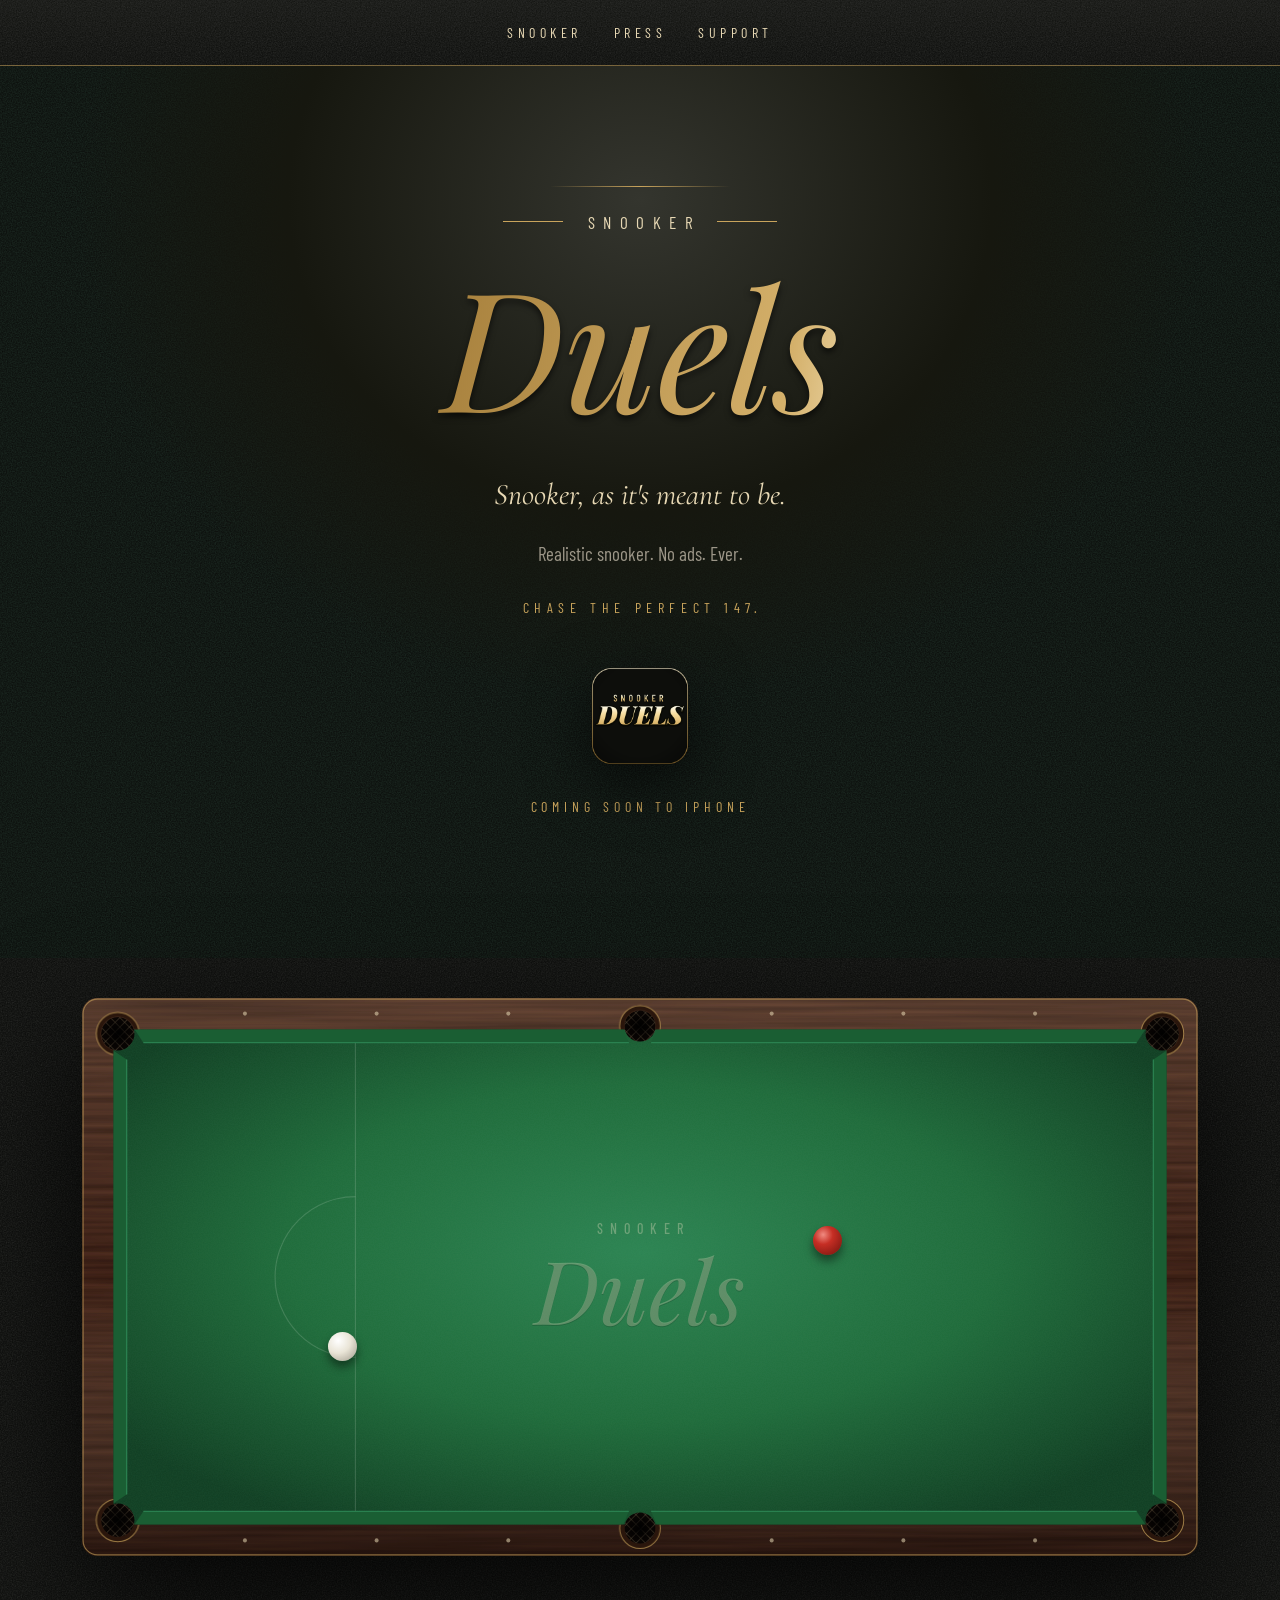
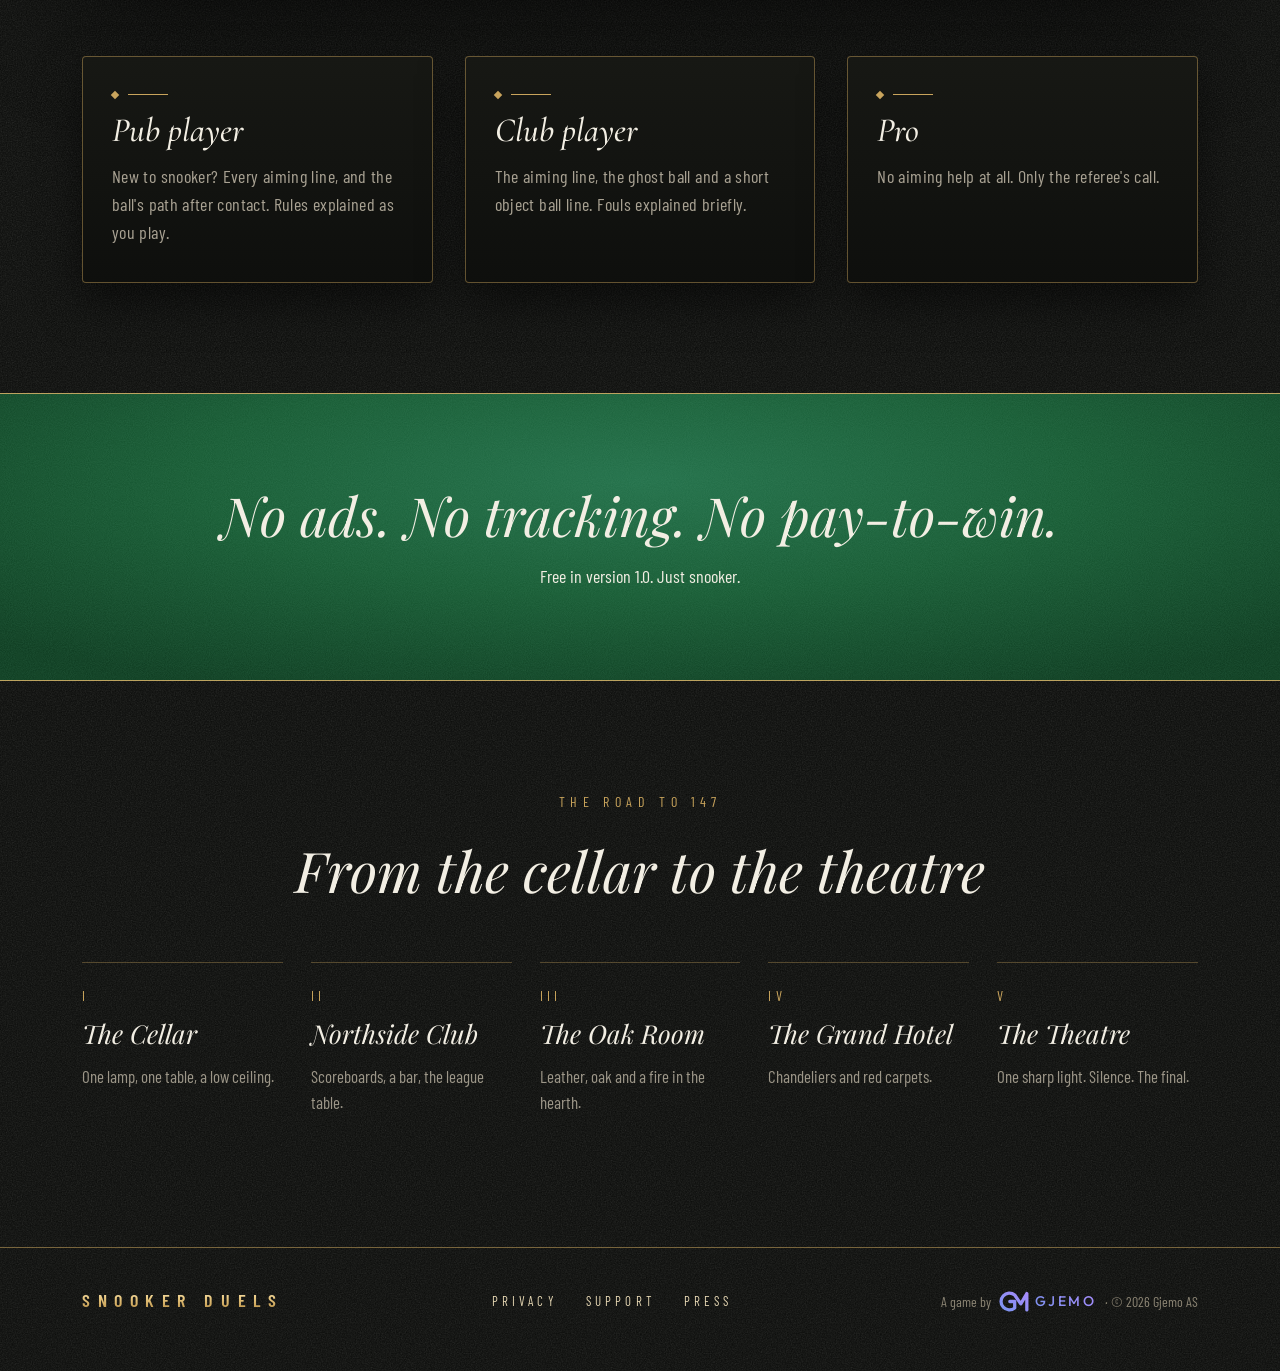
<file: index.html>
<!doctype html>
<html lang="en">
<head>
<meta charset="utf-8">
<meta name="viewport" content="width=device-width,initial-scale=1">
<title>Snooker Duels</title>
<meta name="description" content="Snooker, as it's meant to be. Full professional rules, a tactical opponent and TV-style presentation. Coming soon to iPhone. Free, no ads.">
<meta name="theme-color" content="#0A0B09">
<link rel="canonical" href="https://snookerduels.com/">
<meta property="og:type" content="website">
<meta property="og:site_name" content="Snooker Duels">
<meta property="og:title" content="Snooker Duels - coming soon to iPhone">
<meta property="og:description" content="Snooker, as it's meant to be. Full professional rules, a tactical opponent and TV-style presentation. Free, no ads.">
<meta property="og:url" content="https://snookerduels.com/">
<meta property="og:image" content="https://snookerduels.com/og-image.png">
<meta property="og:image:width" content="1200">
<meta property="og:image:height" content="630">
<meta property="og:image:alt" content="Snooker Duels. Snooker, as it's meant to be. Coming soon to iPhone.">
<meta name="twitter:card" content="summary_large_image">
<meta name="twitter:title" content="Snooker Duels - coming soon to iPhone">
<meta name="twitter:description" content="Snooker, as it's meant to be. Free, no ads.">
<meta name="twitter:image" content="https://snookerduels.com/og-image.png">
<link rel="icon" href="favicon.svg" type="image/svg+xml">
<link rel="preload" href="fonts/playfair-display-italic-400.woff2" as="font" type="font/woff2" crossorigin>
<link rel="stylesheet" href="style.css">
<style>.logo.sheen.rise{animation:sheen 7s ease-in-out infinite,rise 1.2s ease-out both}@media (prefers-reduced-motion:reduce){.logo.sheen.rise{animation:none}}</style>
</head>
<body>
<svg class="sprite" aria-hidden="true" focusable="false"><symbol id="gmark" viewBox="0 0 100 100"><defs><linearGradient id="mkg" x1="0" y1="0" x2="0" y2="1"><stop offset="0" stop-color="#FFF4D2"/><stop offset="0.4" stop-color="#E8C77F"/><stop offset="0.75" stop-color="#C29A50"/><stop offset="1" stop-color="#8A6A2E"/></linearGradient><radialGradient id="mksq" cx="50%" cy="22%" r="85%"><stop offset="0" stop-color="#2E2F29"/><stop offset="0.5" stop-color="#121310"/><stop offset="1" stop-color="#070806"/></radialGradient><linearGradient id="mkcone" x1="0" y1="0" x2="0" y2="1"><stop offset="0" stop-color="#FFF4D2" stop-opacity="0.16"/><stop offset="1" stop-color="#FFF4D2" stop-opacity="0"/></linearGradient><linearGradient id="mkbev" x1="0" y1="0" x2="0" y2="1"><stop offset="0" stop-color="#fff" stop-opacity="0.10"/><stop offset="0.5" stop-color="#fff" stop-opacity="0"/><stop offset="1" stop-color="#000" stop-opacity="0.25"/></linearGradient><clipPath id="mkcl"><rect x="3" y="3" width="94" height="94" rx="22"/></clipPath></defs><rect x="3" y="3" width="94" height="94" rx="22" fill="url(#mksq)"/><g clip-path="url(#mkcl)"><polygon points="38,3 62,3 84,97 16,97" fill="url(#mkcone)"/><rect x="3" y="3" width="94" height="94" fill="url(#mkbev)"/></g><rect x="3" y="3" width="94" height="94" rx="22" fill="none" stroke="url(#mkg)" stroke-width="2.4"/><rect x="9.5" y="9.5" width="81" height="81" rx="16.5" fill="none" stroke="#C9A45C" stroke-width="0.6" opacity="0.55"/><text x="50" y="71" text-anchor="middle" font-family="Playfair Display, Georgia, serif" font-style="italic" font-weight="700" font-size="60" fill="url(#mkg)">G</text></symbol></svg>
<div class="topbar">
<header class="topbar-in">
<nav class="nav" aria-label="Main"><a href="snooker.html">Snooker</a><a href="press.html">Press</a><a href="support.html">Support</a></nav>
</header>
</div>

<main>
<section class="hero">
<div class="hero-glow breathe"></div>
<div class="mote" style="left:38%;top:70%;animation-delay:0s" aria-hidden="true"></div><div class="mote" style="left:45%;top:80%;animation-delay:1.5s" aria-hidden="true"></div><div class="mote" style="left:52%;top:65%;animation-delay:3s" aria-hidden="true"></div><div class="mote" style="left:58%;top:78%;animation-delay:4.5s" aria-hidden="true"></div><div class="mote" style="left:48%;top:60%;animation-delay:6s" aria-hidden="true"></div><div class="mote" style="left:62%;top:72%;animation-delay:2.2s" aria-hidden="true"></div><div class="mote" style="left:41%;top:85%;animation-delay:7.1s" aria-hidden="true"></div><div class="mote" style="left:55%;top:88%;animation-delay:5.3s" aria-hidden="true"></div>
<div class="rule-fade"></div>
<div class="by"><i></i><span>SNOOKER</span><i></i></div>
<h1 class="logo sheen rise" aria-label="Snooker Duels">Duels</h1>
<p class="tag rise d3">Snooker, as it's meant to be.</p>
<p class="sub rise d5">Realistic snooker. No ads. Ever.</p>
<p class="eyebrow chase rise d5">Chase the perfect 147.</p>
<div class="coming rise d7">
<div class="appicon"><img src="logo-snooker-duels-320.png" width="104" height="104" alt="Snooker Duels logo"></div>
<div>COMING SOON TO IPHONE</div></div>
</section>

<section class="stage" aria-label="Snooker table">
<div class="table">
<svg viewBox="0 0 1000 500" role="img" aria-label="A snooker table, seen from above">
<defs>
<filter id="tw" x="0" y="0" width="100%" height="100%"><feTurbulence type="fractalNoise" baseFrequency="0.004 0.18" numOctaves="3" seed="11"></feTurbulence><feColorMatrix values="0 0 0 0 0.24  0 0 0 0 0.08  0 0 0 0 0.04  0 0 0 0.5 0"></feColorMatrix><feComposite in2="SourceGraphic" operator="in"></feComposite></filter>
<filter id="tf" x="0" y="0" width="100%" height="100%"><feTurbulence type="fractalNoise" baseFrequency="0.9" numOctaves="2" seed="3"></feTurbulence><feGaussianBlur stdDeviation="0.35"></feGaussianBlur><feColorMatrix values="0 0 0 0 0.12  0 0 0 0 0.36  0 0 0 0 0.21  0 0 0 0.10 0"></feColorMatrix><feComposite in2="SourceGraphic" operator="in"></feComposite></filter>
<radialGradient id="tl" cx="50%" cy="45%" r="62%"><stop offset="0" stop-color="#2C8452"></stop><stop offset="0.55" stop-color="#1F6B3A"></stop><stop offset="1" stop-color="#103E22"></stop></radialGradient>
<linearGradient id="rs" x1="0" y1="0" x2="0" y2="1"><stop offset="0" stop-color="#FFE7C2" stop-opacity="0.14"></stop><stop offset="0.5" stop-color="#FFE7C2" stop-opacity="0"></stop><stop offset="1" stop-color="#000" stop-opacity="0.35"></stop></linearGradient>
<radialGradient id="ph" cx="50%" cy="50%" r="50%"><stop offset="0" stop-color="#000"></stop><stop offset="0.75" stop-color="#050302"></stop><stop offset="1" stop-color="#1A0E08"></stop></radialGradient>
<radialGradient id="lea" cx="40%" cy="35%" r="70%"><stop offset="0" stop-color="#4A2A1A"></stop><stop offset="1" stop-color="#1A0B06"></stop></radialGradient>
<pattern id="net" width="6" height="6" patternUnits="userSpaceOnUse" patternTransform="rotate(45)"><rect width="6" height="6" fill="#0B0604"></rect><path d="M0 0 H6 M0 0 V6" stroke="#8A7558" stroke-width="0.9" opacity="0.75"></path></pattern>
<radialGradient id="deep" cx="50%" cy="50%" r="50%"><stop offset="0" stop-color="#000" stop-opacity="0.95"></stop><stop offset="0.55" stop-color="#000" stop-opacity="0.55"></stop><stop offset="1" stop-color="#000" stop-opacity="0.1"></stop></radialGradient>
<mask id="railonly"><rect width="1000" height="500" fill="#fff"></rect><rect x="28" y="28" width="944" height="444" fill="#000"></rect></mask><mask id="railm"><rect width="1000" height="500" fill="#fff"></rect><rect x="28" y="28" width="944" height="444" fill="#000"></rect><circle cx="32" cy="32" r="15" fill="#000"></circle><circle cx="968" cy="32" r="15" fill="#000"></circle><circle cx="32" cy="468" r="15" fill="#000"></circle><circle cx="968" cy="468" r="15" fill="#000"></circle><circle cx="500.0" cy="25" r="14" fill="#000"></circle><circle cx="500.0" cy="475" r="14" fill="#000"></circle></mask></defs>
<rect x="28" y="28" width="944" height="444" fill="url(#tl)"></rect>
<rect x="28" y="28" width="944" height="444" fill="#1F6B3A" filter="url(#tf)"></rect>
<line x1="245" y1="40" x2="245" y2="460" stroke="#E9F2E4" stroke-opacity="0.16" stroke-width="1"></line>
<path d="M 245 178.0 A 72 72 0 0 0 245 322.0" fill="none" stroke="#E9F2E4" stroke-opacity="0.16" stroke-width="1"></path>
<circle cx="32" cy="32" r="15" fill="url(#net)"></circle><circle cx="32" cy="32" r="15" fill="url(#deep)"></circle><circle cx="968" cy="32" r="15" fill="url(#net)"></circle><circle cx="968" cy="32" r="15" fill="url(#deep)"></circle><circle cx="32" cy="468" r="15" fill="url(#net)"></circle><circle cx="32" cy="468" r="15" fill="url(#deep)"></circle><circle cx="968" cy="468" r="15" fill="url(#net)"></circle><circle cx="968" cy="468" r="15" fill="url(#deep)"></circle><circle cx="500.0" cy="25" r="14" fill="url(#net)"></circle><circle cx="500.0" cy="25" r="14" fill="url(#deep)"></circle><circle cx="500.0" cy="475" r="14" fill="url(#net)"></circle><circle cx="500.0" cy="475" r="14" fill="url(#deep)"></circle><polygon points="47.0,28.0 485.0,28.0 490.0,40.0 55.0,40.0" fill="#1A5E33"></polygon><polygon points="515.0,28.0 953.0,28.0 945.0,40.0 510.0,40.0" fill="#1A5E33"></polygon><polygon points="47.0,472.0 485.0,472.0 490.0,460.0 55.0,460.0" fill="#1A5E33"></polygon><polygon points="515.0,472.0 953.0,472.0 945.0,460.0 510.0,460.0" fill="#1A5E33"></polygon><polygon points="28.0,47.0 28.0,453.0 40.0,445.0 40.0,55.0" fill="#1A5E33"></polygon><polygon points="972.0,47.0 972.0,453.0 960.0,445.0 960.0,55.0" fill="#1A5E33"></polygon><g stroke="#2E8A57" stroke-width="1.2" opacity="0.8"><line x1="55" y1="40" x2="490.0" y2="40"></line><line x1="510.0" y1="40" x2="945" y2="40"></line><line x1="55" y1="460" x2="490.0" y2="460"></line><line x1="510.0" y1="460" x2="945" y2="460"></line><line x1="40" y1="55" x2="40" y2="445"></line><line x1="960" y1="55" x2="960" y2="445"></line></g><g mask="url(#railm)">
<rect x="0" y="0" width="1000" height="500" rx="14" fill="#24100A"></rect>
<rect x="0" y="0" width="1000" height="500" rx="14" fill="#24100A" filter="url(#tw)"></rect>
<rect x="0" y="0" width="1000" height="500" rx="14" fill="url(#rs)"></rect>
</g>
<g mask="url(#railonly)"><circle cx="32" cy="32" r="17" fill="none" stroke="#2A160C" stroke-width="4"></circle><circle cx="32" cy="32" r="19.2" fill="none" stroke="#C9A45C" stroke-width="0.9" opacity="0.7"></circle><circle cx="968" cy="32" r="17" fill="none" stroke="#2A160C" stroke-width="4"></circle><circle cx="968" cy="32" r="19.2" fill="none" stroke="#C9A45C" stroke-width="0.9" opacity="0.7"></circle><circle cx="32" cy="468" r="17" fill="none" stroke="#2A160C" stroke-width="4"></circle><circle cx="32" cy="468" r="19.2" fill="none" stroke="#C9A45C" stroke-width="0.9" opacity="0.7"></circle><circle cx="968" cy="468" r="17" fill="none" stroke="#2A160C" stroke-width="4"></circle><circle cx="968" cy="468" r="19.2" fill="none" stroke="#C9A45C" stroke-width="0.9" opacity="0.7"></circle><circle cx="500.0" cy="25" r="16" fill="none" stroke="#2A160C" stroke-width="4"></circle><circle cx="500.0" cy="25" r="18.2" fill="none" stroke="#C9A45C" stroke-width="0.9" opacity="0.7"></circle><circle cx="500.0" cy="475" r="16" fill="none" stroke="#2A160C" stroke-width="4"></circle><circle cx="500.0" cy="475" r="18.2" fill="none" stroke="#C9A45C" stroke-width="0.9" opacity="0.7"></circle></g>
<rect x="1" y="1" width="998" height="498" rx="13" fill="none" stroke="#C9A45C" stroke-width="1" opacity="0.6"></rect>
<circle cx="146.0" cy="14" r="1.8" fill="#E7D8B4" opacity="0.55"></circle><circle cx="146.0" cy="486" r="1.8" fill="#E7D8B4" opacity="0.55"></circle><circle cx="264.0" cy="14" r="1.8" fill="#E7D8B4" opacity="0.55"></circle><circle cx="264.0" cy="486" r="1.8" fill="#E7D8B4" opacity="0.55"></circle><circle cx="382.0" cy="14" r="1.8" fill="#E7D8B4" opacity="0.55"></circle><circle cx="382.0" cy="486" r="1.8" fill="#E7D8B4" opacity="0.55"></circle><circle cx="618.0" cy="14" r="1.8" fill="#E7D8B4" opacity="0.55"></circle><circle cx="618.0" cy="486" r="1.8" fill="#E7D8B4" opacity="0.55"></circle><circle cx="736.0" cy="14" r="1.8" fill="#E7D8B4" opacity="0.55"></circle><circle cx="736.0" cy="486" r="1.8" fill="#E7D8B4" opacity="0.55"></circle><circle cx="854.0" cy="14" r="1.8" fill="#E7D8B4" opacity="0.55"></circle><circle cx="854.0" cy="486" r="1.8" fill="#E7D8B4" opacity="0.55"></circle></svg>
<div class="table-label" aria-hidden="true"><div class="t2">SNOOKER</div><div class="t1">Duels</div></div>
<div class="redball" aria-hidden="true"></div><div class="cueball" aria-hidden="true"></div>
</div>
</section>

<section class="cards" aria-label="Help levels">
<div class="card"><div class="pip"><i></i><b></b></div><h2>Pub player</h2><p>New to snooker? Every aiming line, and the ball's path after contact. Rules explained as you play.</p></div>
<div class="card"><div class="pip"><i></i><b></b></div><h2>Club player</h2><p>The aiming line, the ghost ball and a short object ball line. Fouls explained briefly.</p></div>
<div class="card"><div class="pip"><i></i><b></b></div><h2>Pro</h2><p>No aiming help at all. Only the referee's call.</p></div>
</section>

<section class="felt">
<svg aria-hidden="true" focusable="false"><filter id="fw"><feTurbulence type="fractalNoise" baseFrequency="0.95" numOctaves="2" stitchTiles="stitch"></feTurbulence><feColorMatrix values="0 0 0 0 0.10  0 0 0 0 0.36  0 0 0 0 0.20  0 0 0 0.45 0"></feColorMatrix></filter><rect width="100%" height="100%" filter="url(#fw)"></rect></svg>
<p class="big">No ads. No tracking. No pay-to-win.</p>
<p class="small">Free in version 1.0. Just snooker.</p>
</section>

<section class="rooms">
<div class="rooms-head">
<p class="eyebrow">THE ROAD TO 147</p>
<h2>From the cellar to the theatre</h2>
</div>
<ol class="room-list">
<li><span class="n">I</span><span class="name">The Cellar</span><span class="desc">One lamp, one table, a low ceiling.</span></li>
<li><span class="n">II</span><span class="name">Northside Club</span><span class="desc">Scoreboards, a bar, the league table.</span></li>
<li><span class="n">III</span><span class="name">The Oak Room</span><span class="desc">Leather, oak and a fire in the hearth.</span></li>
<li><span class="n">IV</span><span class="name">The Grand Hotel</span><span class="desc">Chandeliers and red carpets.</span></li>
<li><span class="n">V</span><span class="name">The Theatre</span><span class="desc">One sharp light. Silence. The final.</span></li>
</ol>
</section>
</main>

<div class="botbar">
<footer class="botbar-in">
<a class="brand" href="./" aria-label="Snooker Duels"><span>SNOOKER DUELS</span></a>
<nav class="nav" aria-label="Footer"><a href="privacy.html">Privacy</a><a href="support.html">Support</a><a href="press.html">Press</a></nav>
<small class="madeby">A game by <a href="https://gjemo.no" aria-label="Gjemo"><svg width="30" height="21" viewBox="26 30 256 180" aria-hidden="true"><defs><linearGradient id="gjgl" x1="0" y1="1" x2="1" y2="0"><stop offset="0" stop-color="#7B93F0"/><stop offset="1" stop-color="#A78BFA"/></linearGradient></defs><path fill="none" stroke="url(#gjgl)" stroke-width="28" stroke-linecap="round" stroke-linejoin="round" d="M160 120 L118 120 M160 120 L160 176 A72 72 0 1 1 160 64 L212 140 L264 52 L264 192"/></svg><span>GJEMO</span></a> · &copy; 2026 Gjemo AS</small>
</footer>
</div>
</body>
</html>
</file>
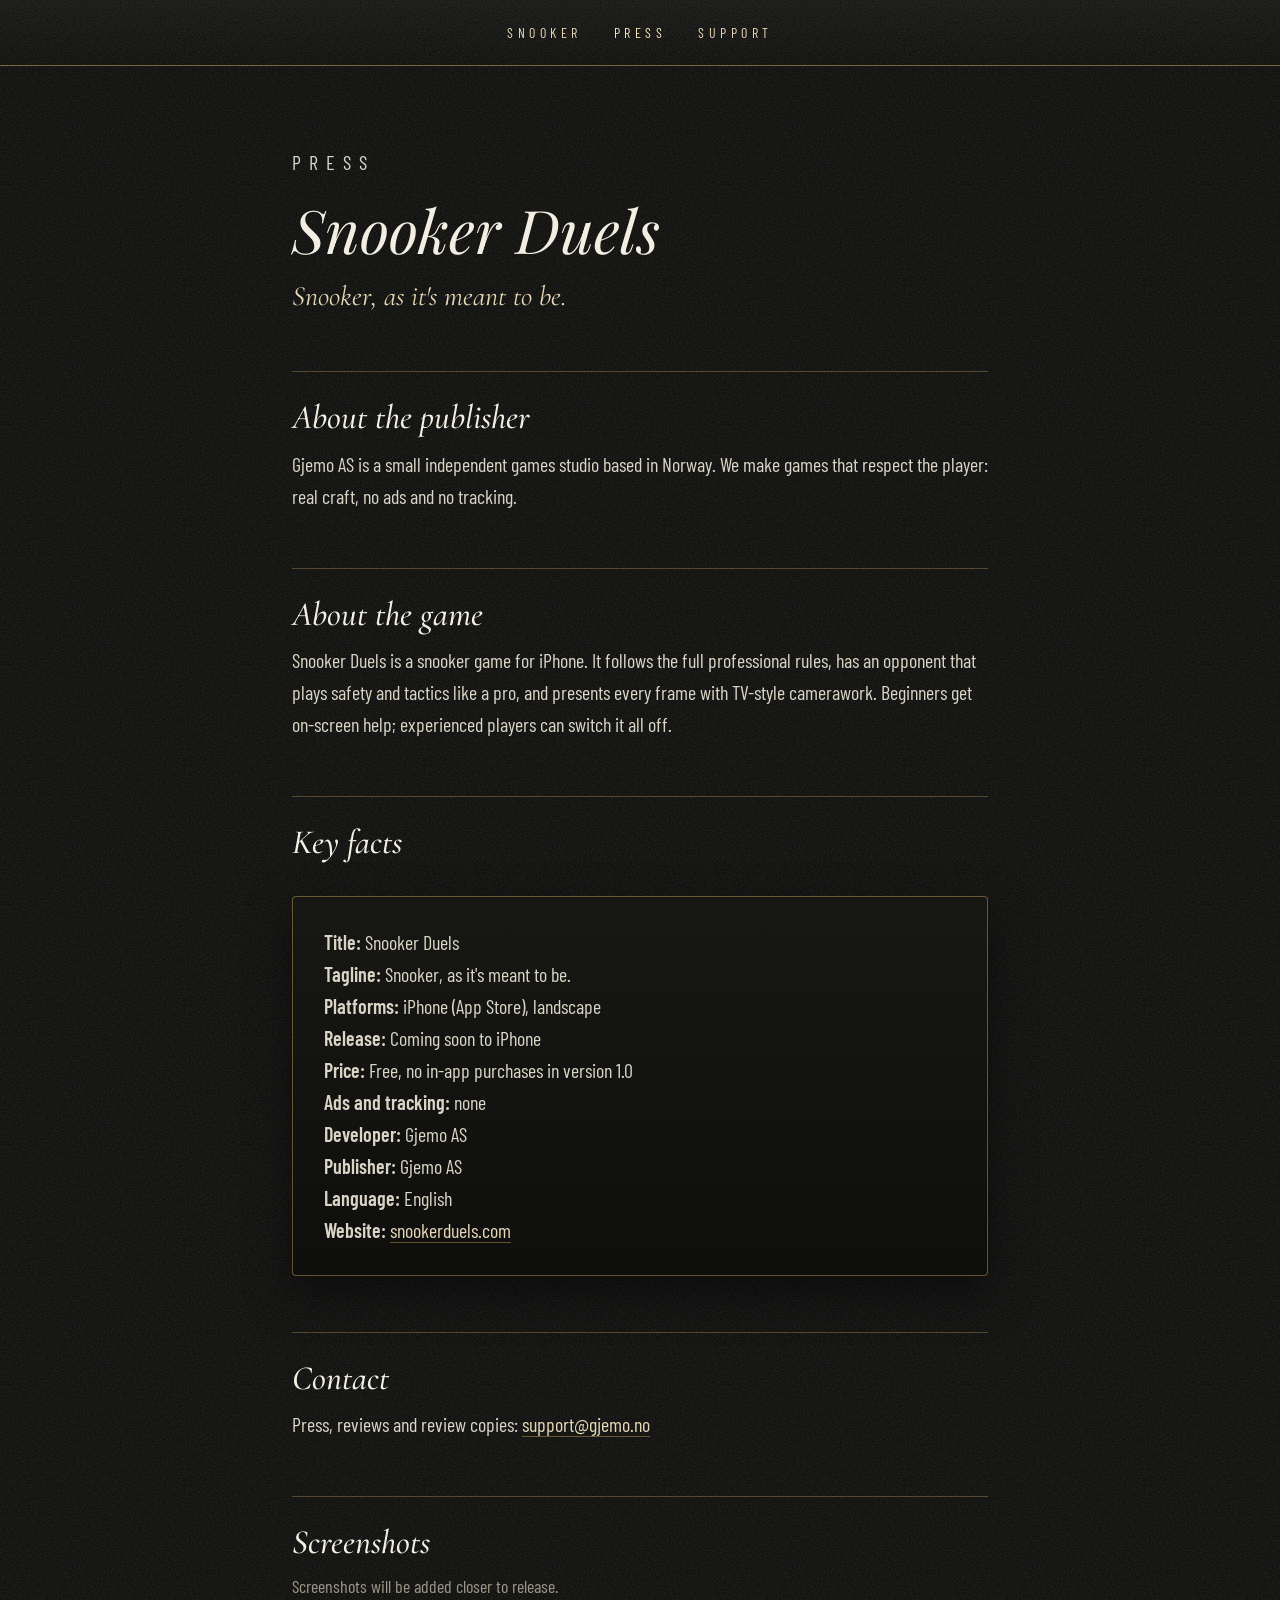
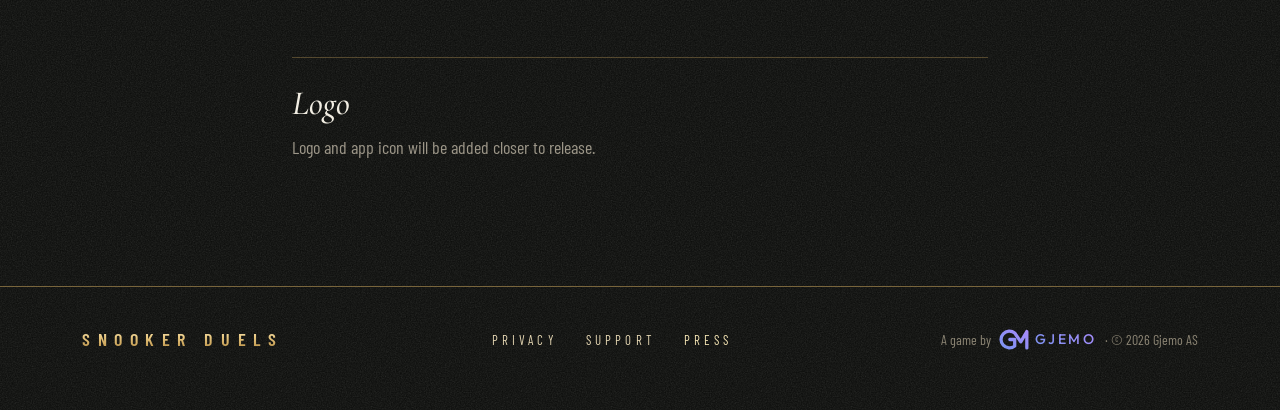
<file: press.html>
<!doctype html>
<html lang="en">
<head>
<meta charset="utf-8">
<meta name="viewport" content="width=device-width,initial-scale=1">
<title>Press - Snooker Duels</title>
<meta name="description" content="Press information for Snooker Duels: key facts, contact, screenshots and logo.">
<meta name="theme-color" content="#0A0B09">
<link rel="canonical" href="https://snookerduels.com/press.html">
<meta property="og:type" content="website">
<meta property="og:site_name" content="Snooker Duels">
<meta property="og:title" content="Press - Snooker Duels">
<meta property="og:description" content="Key facts, contact, screenshots and logo for Snooker Duels.">
<meta property="og:url" content="https://snookerduels.com/press.html">
<meta property="og:image" content="https://snookerduels.com/og-image.png">
<meta property="og:image:width" content="1200">
<meta property="og:image:height" content="630">
<meta property="og:image:alt" content="Snooker Duels. Snooker, as it's meant to be. Coming soon to iPhone.">
<meta name="twitter:card" content="summary_large_image">
<link rel="icon" href="favicon.svg" type="image/svg+xml">
<link rel="stylesheet" href="style.css">
</head>
<body>
<svg class="sprite" aria-hidden="true" focusable="false"><symbol id="gmark" viewBox="0 0 100 100"><defs><linearGradient id="mkg" x1="0" y1="0" x2="0" y2="1"><stop offset="0" stop-color="#FFF4D2"/><stop offset="0.4" stop-color="#E8C77F"/><stop offset="0.75" stop-color="#C29A50"/><stop offset="1" stop-color="#8A6A2E"/></linearGradient><radialGradient id="mksq" cx="50%" cy="22%" r="85%"><stop offset="0" stop-color="#2E2F29"/><stop offset="0.5" stop-color="#121310"/><stop offset="1" stop-color="#070806"/></radialGradient><linearGradient id="mkcone" x1="0" y1="0" x2="0" y2="1"><stop offset="0" stop-color="#FFF4D2" stop-opacity="0.16"/><stop offset="1" stop-color="#FFF4D2" stop-opacity="0"/></linearGradient><linearGradient id="mkbev" x1="0" y1="0" x2="0" y2="1"><stop offset="0" stop-color="#fff" stop-opacity="0.10"/><stop offset="0.5" stop-color="#fff" stop-opacity="0"/><stop offset="1" stop-color="#000" stop-opacity="0.25"/></linearGradient><clipPath id="mkcl"><rect x="3" y="3" width="94" height="94" rx="22"/></clipPath></defs><rect x="3" y="3" width="94" height="94" rx="22" fill="url(#mksq)"/><g clip-path="url(#mkcl)"><polygon points="38,3 62,3 84,97 16,97" fill="url(#mkcone)"/><rect x="3" y="3" width="94" height="94" fill="url(#mkbev)"/></g><rect x="3" y="3" width="94" height="94" rx="22" fill="none" stroke="url(#mkg)" stroke-width="2.4"/><rect x="9.5" y="9.5" width="81" height="81" rx="16.5" fill="none" stroke="#C9A45C" stroke-width="0.6" opacity="0.55"/><text x="50" y="71" text-anchor="middle" font-family="Playfair Display, Georgia, serif" font-style="italic" font-weight="700" font-size="60" fill="url(#mkg)">G</text></symbol></svg>
<div class="topbar">
<header class="topbar-in">
<nav class="nav" aria-label="Main"><a href="snooker.html">Snooker</a><a href="press.html" aria-current="page">Press</a><a href="support.html">Support</a></nav>
</header>
</div>
<main>
<div class="page">
<p class="eyebrow">Press</p>
<h1>Snooker Duels</h1>
<p class="lead">Snooker, as it's meant to be.</p>

<h2>About the publisher</h2>
<p>Gjemo AS is a small independent games studio based in Norway. We make games that respect the player: real craft, no ads and no tracking.</p>

<h2>About the game</h2>
<p>Snooker Duels is a snooker game for iPhone. It follows the full professional rules, has an opponent that plays safety and tactics like a pro, and presents every frame with TV-style camerawork. Beginners get on-screen help; experienced players can switch it all off.</p>

<h2>Key facts</h2>
<div class="panel">
<p><strong>Title:</strong> Snooker Duels<br>
<strong>Tagline:</strong> Snooker, as it's meant to be.<br>
<strong>Platforms:</strong> iPhone (App Store), landscape<br>
<strong>Release:</strong> Coming soon to iPhone<br>
<strong>Price:</strong> Free, no in-app purchases in version 1.0<br>
<strong>Ads and tracking:</strong> none<br>
<strong>Developer:</strong> Gjemo AS<br>
<strong>Publisher:</strong> Gjemo AS<br>
<strong>Language:</strong> English<br>
<strong>Website:</strong> <a href="./">snookerduels.com</a></p>
</div>

<h2>Contact</h2>
<p>Press, reviews and review copies: <a href="mailto:support@gjemo.no">support@gjemo.no</a></p>

<h2>Screenshots</h2>
<p class="muted">Screenshots will be added closer to release.</p>

<h2>Logo</h2>
<p class="muted">Logo and app icon will be added closer to release.</p>
</div>
</main>
<div class="botbar">
<footer class="botbar-in">
<a class="brand" href="./" aria-label="Snooker Duels"><span>SNOOKER DUELS</span></a>
<nav class="nav" aria-label="Footer"><a href="privacy.html">Privacy</a><a href="support.html">Support</a><a href="press.html" aria-current="page">Press</a></nav>
<small class="madeby">A game by <a href="https://gjemo.no" aria-label="Gjemo"><svg width="30" height="21" viewBox="26 30 256 180" aria-hidden="true"><defs><linearGradient id="gjgl" x1="0" y1="1" x2="1" y2="0"><stop offset="0" stop-color="#7B93F0"/><stop offset="1" stop-color="#A78BFA"/></linearGradient></defs><path fill="none" stroke="url(#gjgl)" stroke-width="28" stroke-linecap="round" stroke-linejoin="round" d="M160 120 L118 120 M160 120 L160 176 A72 72 0 1 1 160 64 L212 140 L264 52 L264 192"/></svg><span>GJEMO</span></a> · &copy; 2026 Gjemo AS</small>
</footer>
</div>
</body>
</html>
</file>
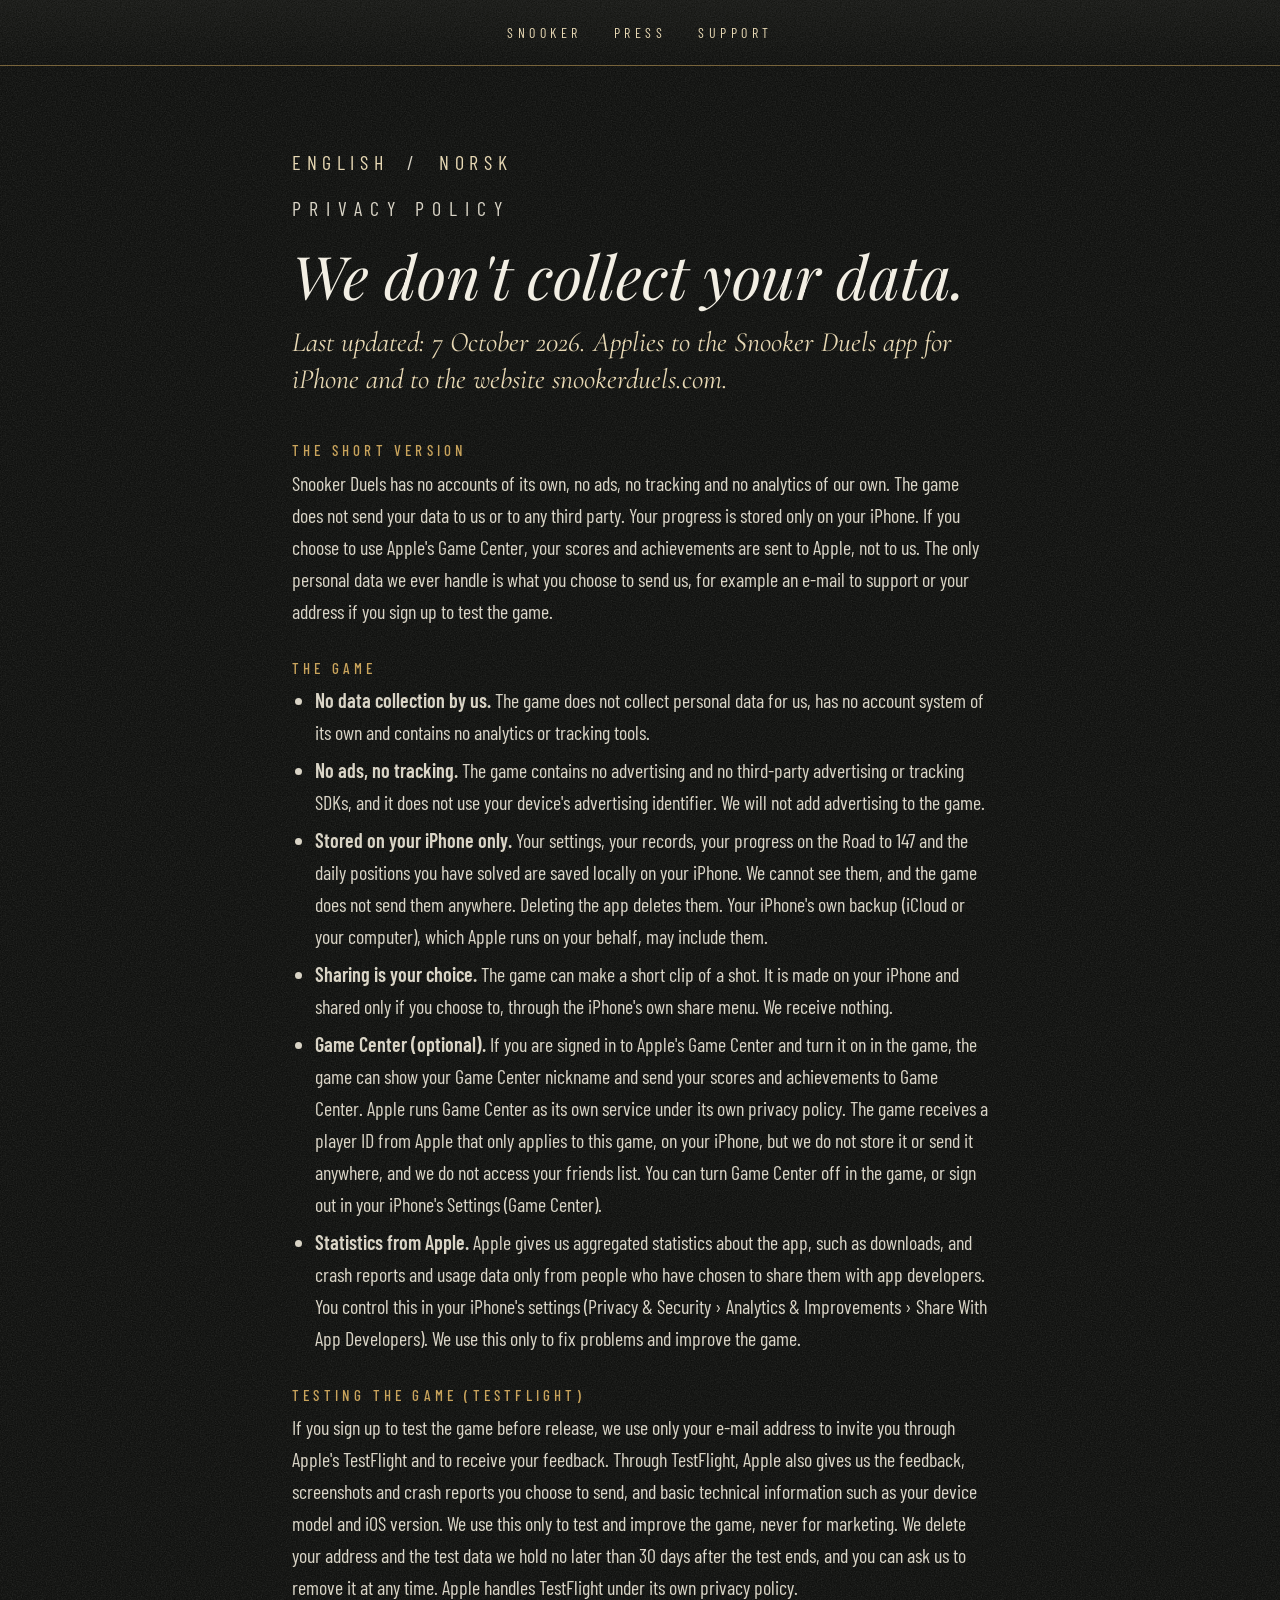
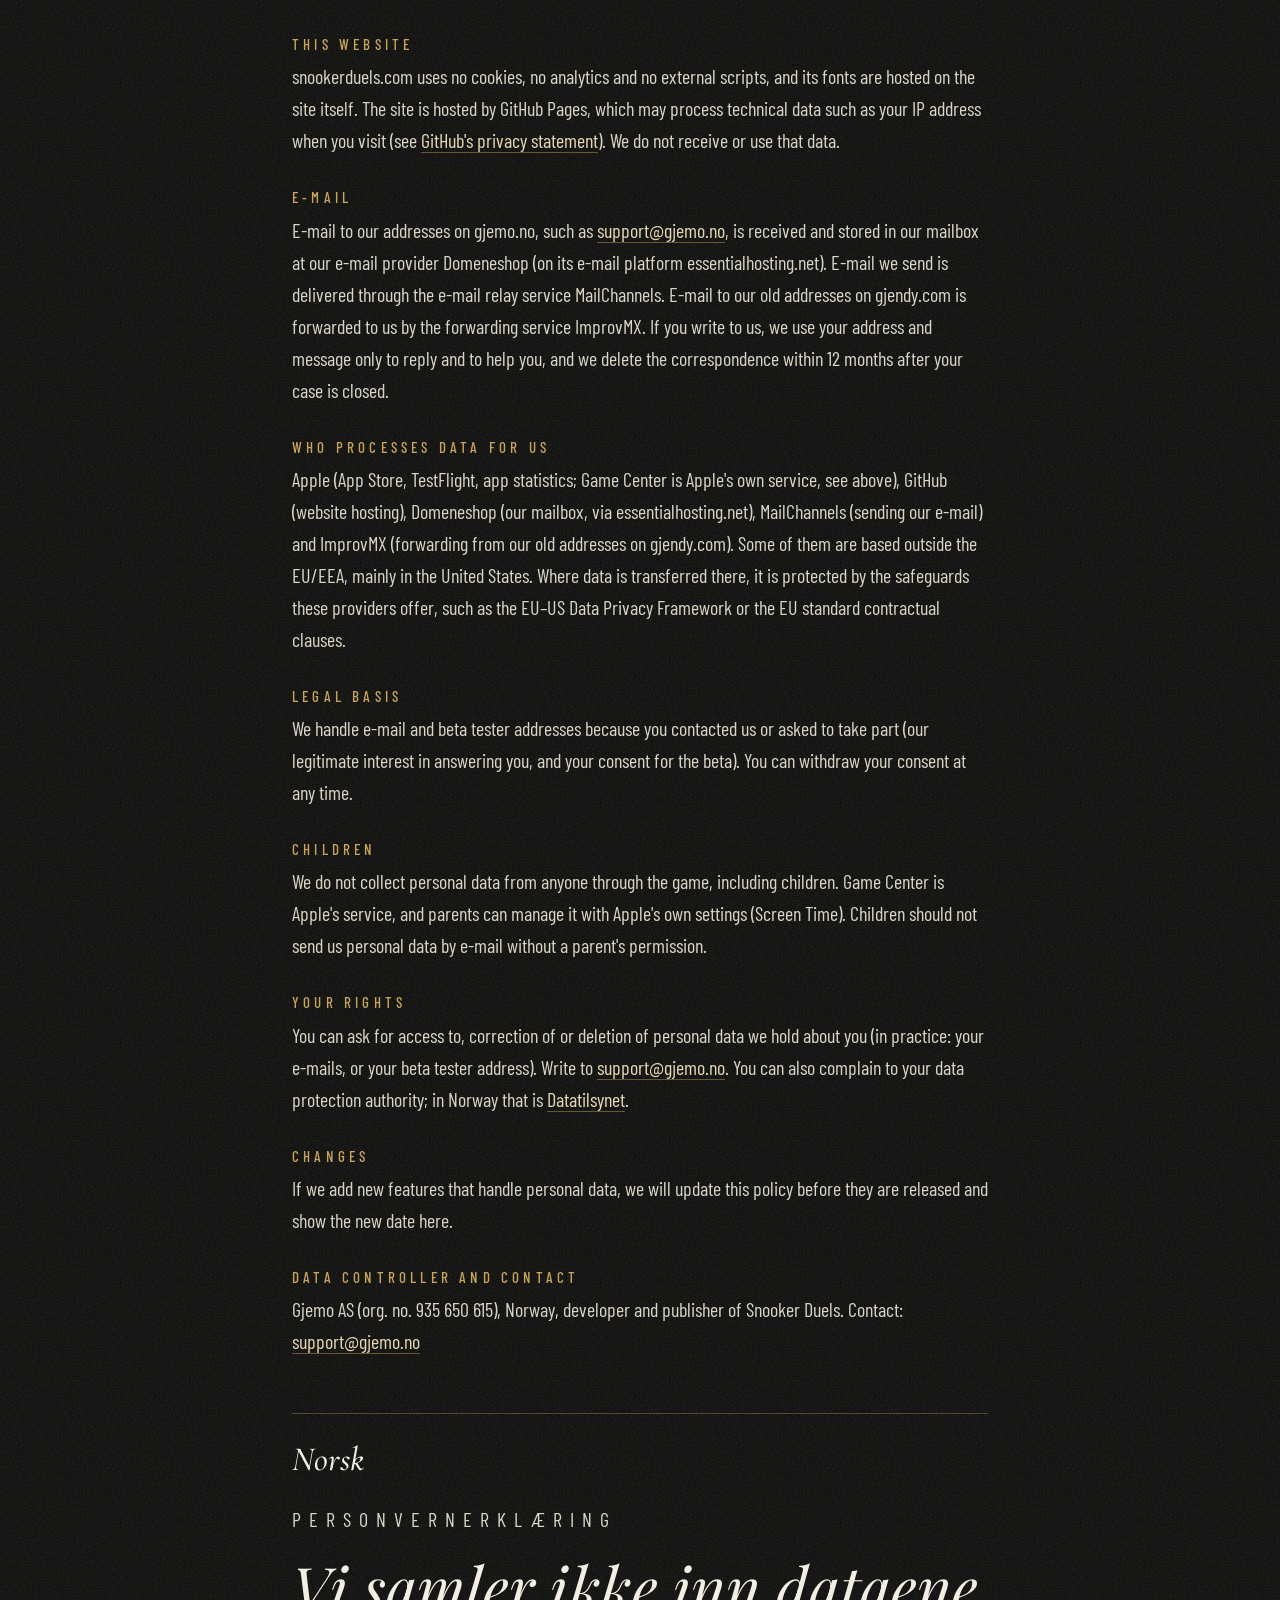
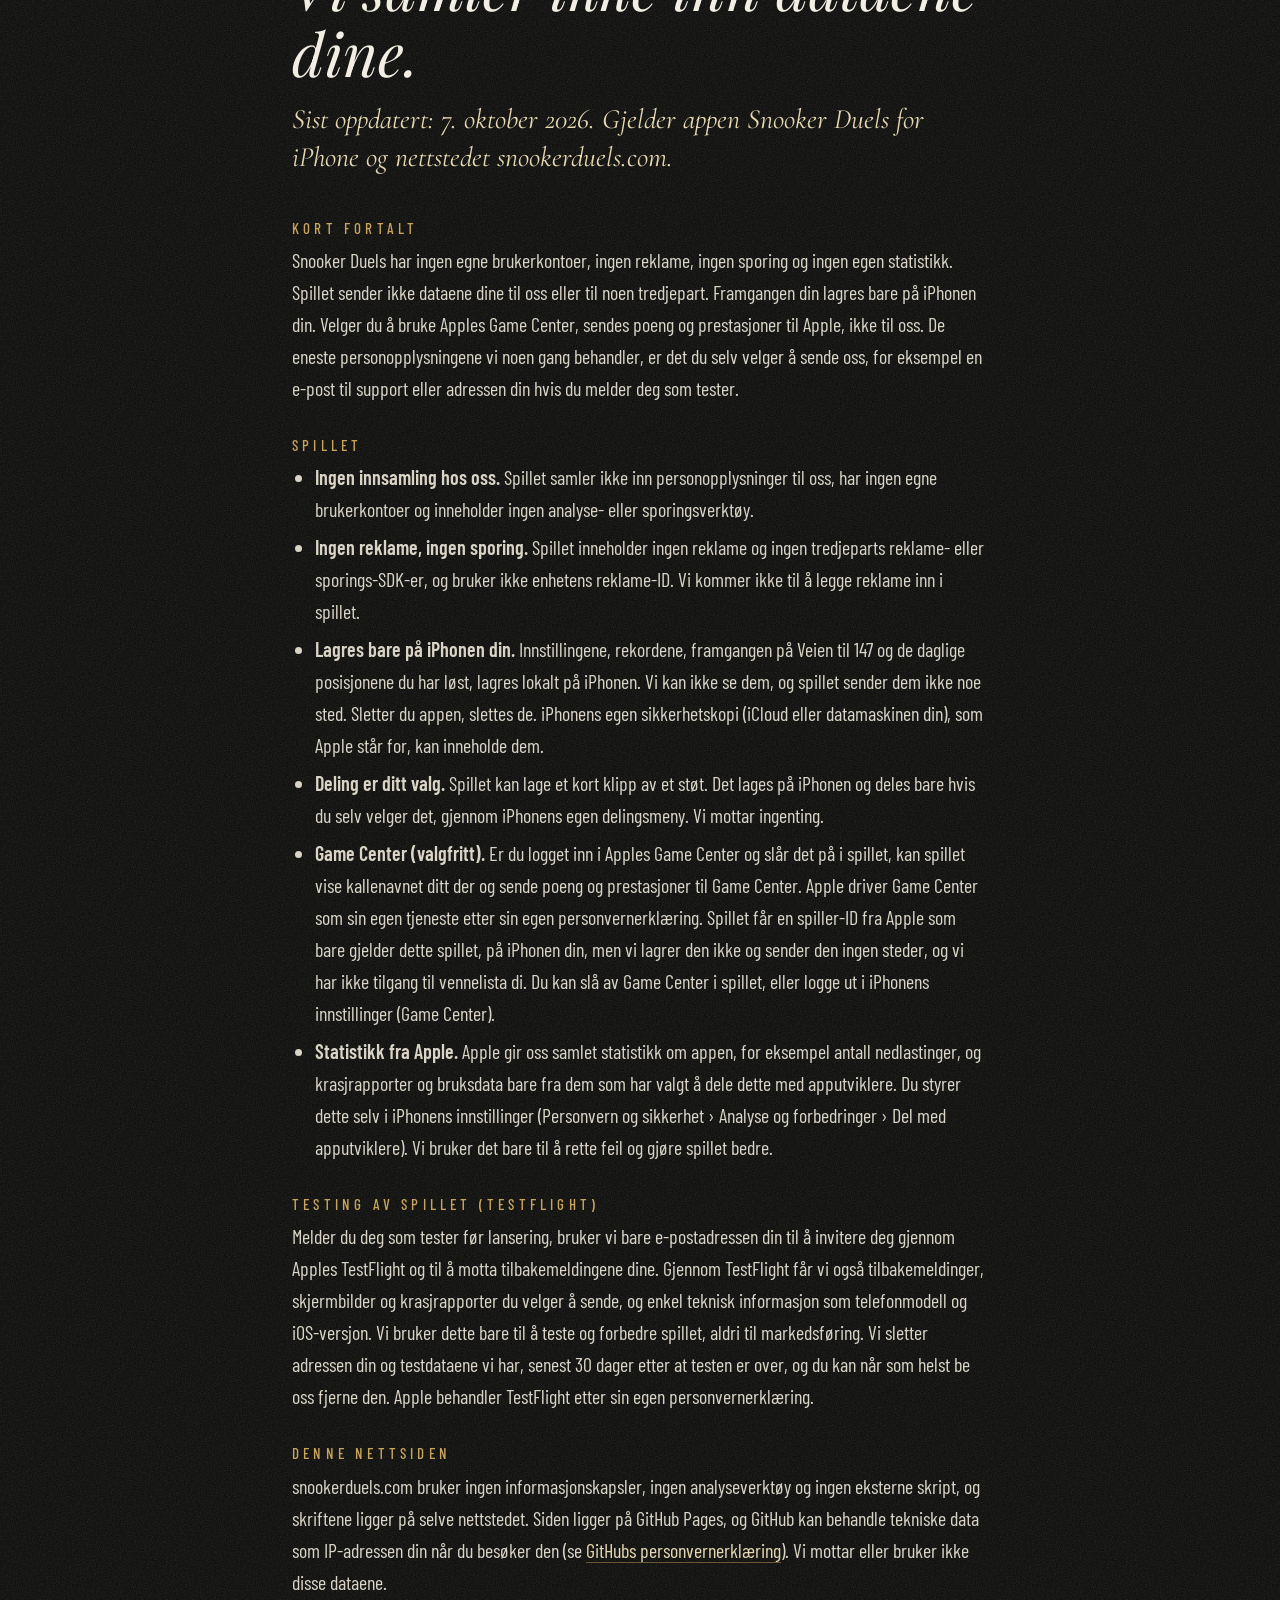
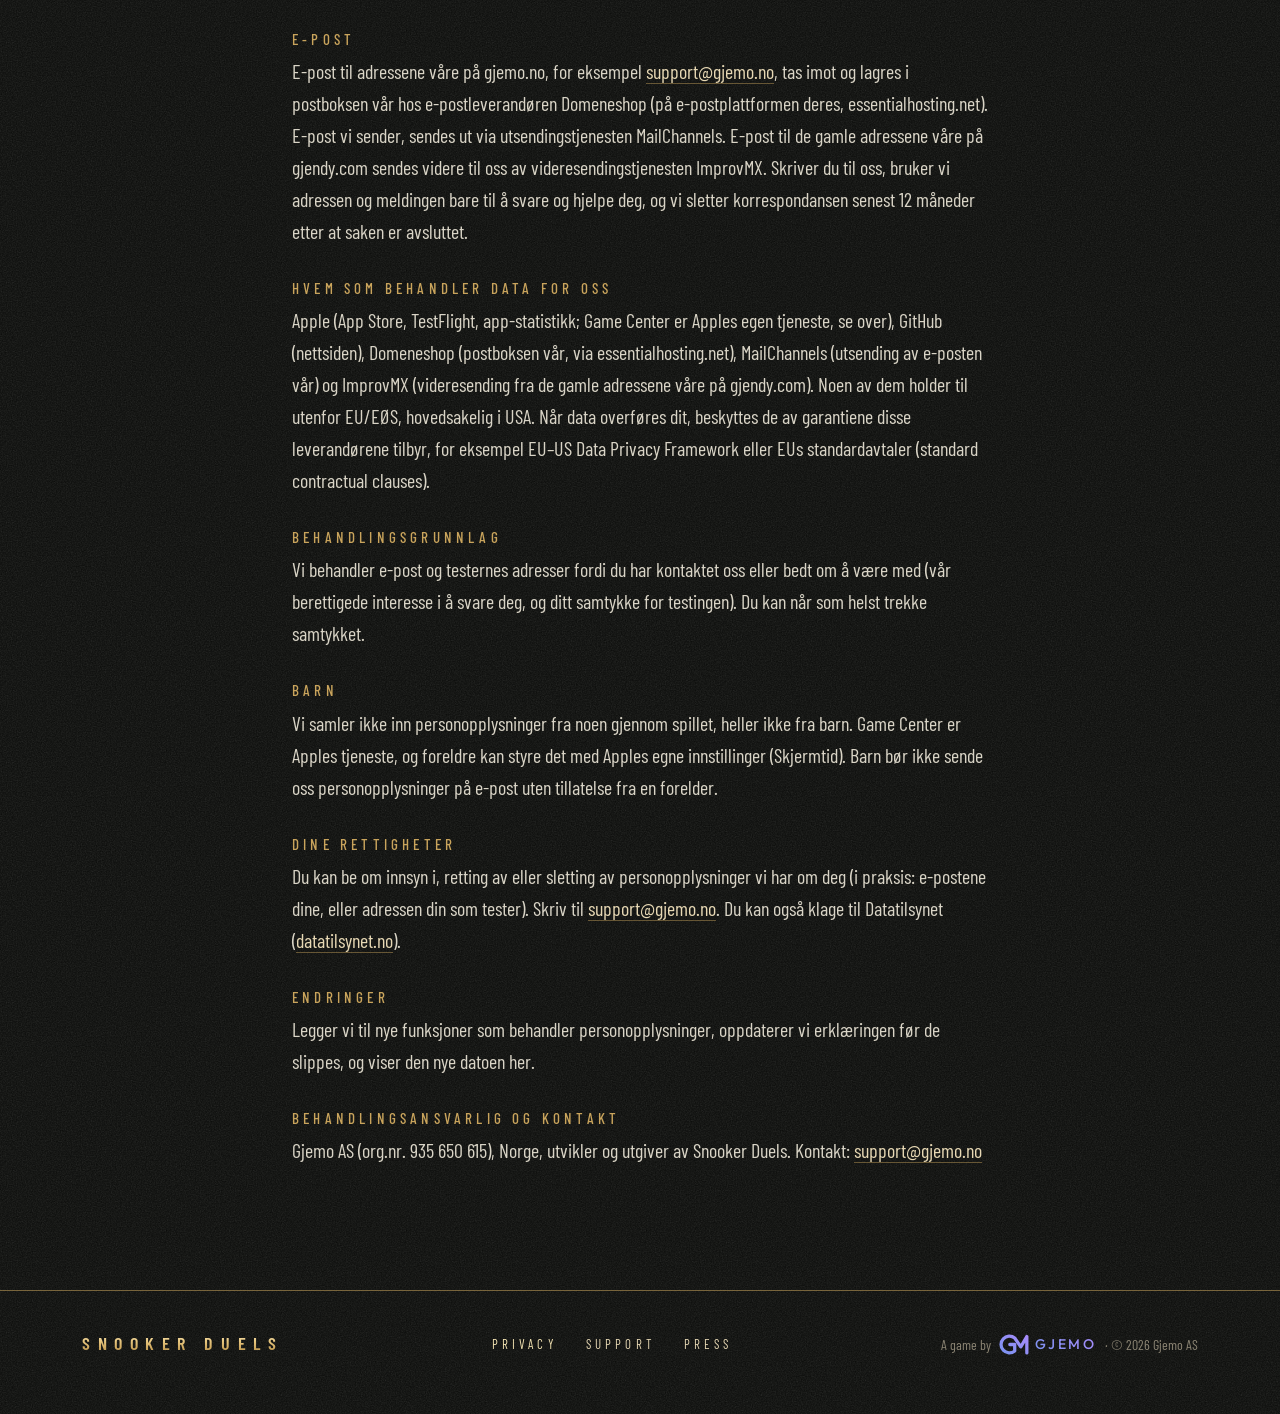
<file: privacy.html>
<!doctype html>
<html lang="en">
<head>
<meta charset="utf-8">
<meta name="viewport" content="width=device-width,initial-scale=1">
<title>Privacy Policy - Snooker Duels</title>
<meta name="description" content="Privacy policy for Snooker Duels. No ads, no tracking, no analytics. / Personvernerklæring.">
<meta name="theme-color" content="#0A0B09">
<link rel="canonical" href="https://snookerduels.com/privacy.html">
<meta property="og:type" content="website">
<meta property="og:site_name" content="Snooker Duels">
<meta property="og:title" content="Privacy Policy - Snooker Duels">
<meta property="og:description" content="We don't collect your data. No ads, no tracking. / Personvernerklæring.">
<meta property="og:url" content="https://snookerduels.com/privacy.html">
<meta property="og:image" content="https://snookerduels.com/og-image.png">
<meta property="og:image:width" content="1200">
<meta property="og:image:height" content="630">
<meta property="og:image:alt" content="Snooker Duels. Snooker, as it's meant to be.">
<meta name="twitter:card" content="summary_large_image">
<link rel="icon" href="favicon.svg" type="image/svg+xml">
<link rel="stylesheet" href="style.css">
</head>
<body>
<svg class="sprite" aria-hidden="true" focusable="false"><symbol id="gmark" viewBox="0 0 100 100"><defs><linearGradient id="mkg" x1="0" y1="0" x2="0" y2="1"><stop offset="0" stop-color="#FFF4D2"/><stop offset="0.4" stop-color="#E8C77F"/><stop offset="0.75" stop-color="#C29A50"/><stop offset="1" stop-color="#8A6A2E"/></linearGradient><radialGradient id="mksq" cx="50%" cy="22%" r="85%"><stop offset="0" stop-color="#2E2F29"/><stop offset="0.5" stop-color="#121310"/><stop offset="1" stop-color="#070806"/></radialGradient><linearGradient id="mkcone" x1="0" y1="0" x2="0" y2="1"><stop offset="0" stop-color="#FFF4D2" stop-opacity="0.16"/><stop offset="1" stop-color="#FFF4D2" stop-opacity="0"/></linearGradient><linearGradient id="mkbev" x1="0" y1="0" x2="0" y2="1"><stop offset="0" stop-color="#fff" stop-opacity="0.10"/><stop offset="0.5" stop-color="#fff" stop-opacity="0"/><stop offset="1" stop-color="#000" stop-opacity="0.25"/></linearGradient><clipPath id="mkcl"><rect x="3" y="3" width="94" height="94" rx="22"/></clipPath></defs><rect x="3" y="3" width="94" height="94" rx="22" fill="url(#mksq)"/><g clip-path="url(#mkcl)"><polygon points="38,3 62,3 84,97 16,97" fill="url(#mkcone)"/><rect x="3" y="3" width="94" height="94" fill="url(#mkbev)"/></g><rect x="3" y="3" width="94" height="94" rx="22" fill="none" stroke="url(#mkg)" stroke-width="2.4"/><rect x="9.5" y="9.5" width="81" height="81" rx="16.5" fill="none" stroke="#C9A45C" stroke-width="0.6" opacity="0.55"/><text x="50" y="71" text-anchor="middle" font-family="Playfair Display, Georgia, serif" font-style="italic" font-weight="700" font-size="60" fill="url(#mkg)">G</text></symbol></svg>
<div class="topbar">
<header class="topbar-in">
<nav class="nav" aria-label="Main"><a href="snooker.html">Snooker</a><a href="press.html">Press</a><a href="support.html">Support</a></nav>
</header>
</div>
<main>
<div class="page">
<p class="langs"><a href="#en">English</a> &nbsp;/&nbsp; <a href="#no">Norsk</a></p>

<section id="en" lang="en">
<p class="eyebrow">Privacy Policy</p>
<h1>We don't collect your data.</h1>
<p class="lead">Last updated: 7 October 2026. Applies to the Snooker Duels app for iPhone and to the website snookerduels.com.</p>

<h3>The short version</h3>
<p>Snooker Duels has no accounts of its own, no ads, no tracking and no analytics of our own. The game does not send your data to us or to any third party. Your progress is stored only on your iPhone. If you choose to use Apple's Game Center, your scores and achievements are sent to Apple, not to us. The only personal data we ever handle is what you choose to send us, for example an e-mail to support or your address if you sign up to test the game.</p>

<h3>The game</h3>
<ul>
<li><strong>No data collection by us.</strong> The game does not collect personal data for us, has no account system of its own and contains no analytics or tracking tools.</li>
<li><strong>No ads, no tracking.</strong> The game contains no advertising and no third-party advertising or tracking SDKs, and it does not use your device's advertising identifier. We will not add advertising to the game.</li>
<li><strong>Stored on your iPhone only.</strong> Your settings, your records, your progress on the Road to 147 and the daily positions you have solved are saved locally on your iPhone. We cannot see them, and the game does not send them anywhere. Deleting the app deletes them. Your iPhone's own backup (iCloud or your computer), which Apple runs on your behalf, may include them.</li>
<li><strong>Sharing is your choice.</strong> The game can make a short clip of a shot. It is made on your iPhone and shared only if you choose to, through the iPhone's own share menu. We receive nothing.</li>
<li><strong>Game Center (optional).</strong> If you are signed in to Apple's Game Center and turn it on in the game, the game can show your Game Center nickname and send your scores and achievements to Game Center. Apple runs Game Center as its own service under its own privacy policy. The game receives a player ID from Apple that only applies to this game, on your iPhone, but we do not store it or send it anywhere, and we do not access your friends list. You can turn Game Center off in the game, or sign out in your iPhone's Settings (Game Center).</li>
<li><strong>Statistics from Apple.</strong> Apple gives us aggregated statistics about the app, such as downloads, and crash reports and usage data only from people who have chosen to share them with app developers. You control this in your iPhone's settings (Privacy &amp; Security › Analytics &amp; Improvements › Share With App Developers). We use this only to fix problems and improve the game.</li>
</ul>

<h3>Testing the game (TestFlight)</h3>
<p>If you sign up to test the game before release, we use only your e-mail address to invite you through Apple's TestFlight and to receive your feedback. Through TestFlight, Apple also gives us the feedback, screenshots and crash reports you choose to send, and basic technical information such as your device model and iOS version. We use this only to test and improve the game, never for marketing. We delete your address and the test data we hold no later than 30 days after the test ends, and you can ask us to remove it at any time. Apple handles TestFlight under its own privacy policy.</p>

<h3>This website</h3>
<p>snookerduels.com uses no cookies, no analytics and no external scripts, and its fonts are hosted on the site itself. The site is hosted by GitHub Pages, which may process technical data such as your IP address when you visit (see <a href="https://docs.github.com/en/site-policy/privacy-policies/github-general-privacy-statement">GitHub's privacy statement</a>). We do not receive or use that data.</p>

<h3>E-mail</h3>
<p>E-mail to our addresses on gjemo.no, such as <a href="mailto:support@gjemo.no">support@gjemo.no</a>, is received and stored in our mailbox at our e-mail provider Domeneshop (on its e-mail platform essentialhosting.net). E-mail we send is delivered through the e-mail relay service MailChannels. E-mail to our old addresses on gjendy.com is forwarded to us by the forwarding service ImprovMX. If you write to us, we use your address and message only to reply and to help you, and we delete the correspondence within 12 months after your case is closed.</p>

<h3>Who processes data for us</h3>
<p>Apple (App Store, TestFlight, app statistics; Game Center is Apple's own service, see above), GitHub (website hosting), Domeneshop (our mailbox, via essentialhosting.net), MailChannels (sending our e-mail) and ImprovMX (forwarding from our old addresses on gjendy.com). Some of them are based outside the EU/EEA, mainly in the United States. Where data is transferred there, it is protected by the safeguards these providers offer, such as the EU–US Data Privacy Framework or the EU standard contractual clauses.</p>

<h3>Legal basis</h3>
<p>We handle e-mail and beta tester addresses because you contacted us or asked to take part (our legitimate interest in answering you, and your consent for the beta). You can withdraw your consent at any time.</p>

<h3>Children</h3>
<p>We do not collect personal data from anyone through the game, including children. Game Center is Apple's service, and parents can manage it with Apple's own settings (Screen Time). Children should not send us personal data by e-mail without a parent's permission.</p>

<h3>Your rights</h3>
<p>You can ask for access to, correction of or deletion of personal data we hold about you (in practice: your e-mails, or your beta tester address). Write to <a href="mailto:support@gjemo.no">support@gjemo.no</a>. You can also complain to your data protection authority; in Norway that is <a href="https://www.datatilsynet.no/">Datatilsynet</a>.</p>

<h3>Changes</h3>
<p>If we add new features that handle personal data, we will update this policy before they are released and show the new date here.</p>

<h3>Data controller and contact</h3>
<p>Gjemo AS (org. no. 935 650 615), Norway, developer and publisher of Snooker Duels. Contact: <a href="mailto:support@gjemo.no">support@gjemo.no</a></p>
</section>

<section id="no" lang="nb">
<h2>Norsk</h2>
<p class="eyebrow" style="margin-top:24px">Personvernerklæring</p>
<h1>Vi samler ikke inn dataene dine.</h1>
<p class="lead">Sist oppdatert: 7. oktober 2026. Gjelder appen Snooker Duels for iPhone og nettstedet snookerduels.com.</p>

<h3>Kort fortalt</h3>
<p>Snooker Duels har ingen egne brukerkontoer, ingen reklame, ingen sporing og ingen egen statistikk. Spillet sender ikke dataene dine til oss eller til noen tredjepart. Framgangen din lagres bare på iPhonen din. Velger du å bruke Apples Game Center, sendes poeng og prestasjoner til Apple, ikke til oss. De eneste personopplysningene vi noen gang behandler, er det du selv velger å sende oss, for eksempel en e-post til support eller adressen din hvis du melder deg som tester.</p>

<h3>Spillet</h3>
<ul>
<li><strong>Ingen innsamling hos oss.</strong> Spillet samler ikke inn personopplysninger til oss, har ingen egne brukerkontoer og inneholder ingen analyse- eller sporingsverktøy.</li>
<li><strong>Ingen reklame, ingen sporing.</strong> Spillet inneholder ingen reklame og ingen tredjeparts reklame- eller sporings-SDK-er, og bruker ikke enhetens reklame-ID. Vi kommer ikke til å legge reklame inn i spillet.</li>
<li><strong>Lagres bare på iPhonen din.</strong> Innstillingene, rekordene, framgangen på Veien til 147 og de daglige posisjonene du har løst, lagres lokalt på iPhonen. Vi kan ikke se dem, og spillet sender dem ikke noe sted. Sletter du appen, slettes de. iPhonens egen sikkerhetskopi (iCloud eller datamaskinen din), som Apple står for, kan inneholde dem.</li>
<li><strong>Deling er ditt valg.</strong> Spillet kan lage et kort klipp av et støt. Det lages på iPhonen og deles bare hvis du selv velger det, gjennom iPhonens egen delingsmeny. Vi mottar ingenting.</li>
<li><strong>Game Center (valgfritt).</strong> Er du logget inn i Apples Game Center og slår det på i spillet, kan spillet vise kallenavnet ditt der og sende poeng og prestasjoner til Game Center. Apple driver Game Center som sin egen tjeneste etter sin egen personvernerklæring. Spillet får en spiller-ID fra Apple som bare gjelder dette spillet, på iPhonen din, men vi lagrer den ikke og sender den ingen steder, og vi har ikke tilgang til vennelista di. Du kan slå av Game Center i spillet, eller logge ut i iPhonens innstillinger (Game Center).</li>
<li><strong>Statistikk fra Apple.</strong> Apple gir oss samlet statistikk om appen, for eksempel antall nedlastinger, og krasjrapporter og bruksdata bare fra dem som har valgt å dele dette med apputviklere. Du styrer dette selv i iPhonens innstillinger (Personvern og sikkerhet › Analyse og forbedringer › Del med apputviklere). Vi bruker det bare til å rette feil og gjøre spillet bedre.</li>
</ul>

<h3>Testing av spillet (TestFlight)</h3>
<p>Melder du deg som tester før lansering, bruker vi bare e-postadressen din til å invitere deg gjennom Apples TestFlight og til å motta tilbakemeldingene dine. Gjennom TestFlight får vi også tilbakemeldinger, skjermbilder og krasjrapporter du velger å sende, og enkel teknisk informasjon som telefonmodell og iOS-versjon. Vi bruker dette bare til å teste og forbedre spillet, aldri til markedsføring. Vi sletter adressen din og testdataene vi har, senest 30 dager etter at testen er over, og du kan når som helst be oss fjerne den. Apple behandler TestFlight etter sin egen personvernerklæring.</p>

<h3>Denne nettsiden</h3>
<p>snookerduels.com bruker ingen informasjonskapsler, ingen analyseverktøy og ingen eksterne skript, og skriftene ligger på selve nettstedet. Siden ligger på GitHub Pages, og GitHub kan behandle tekniske data som IP-adressen din når du besøker den (se <a href="https://docs.github.com/en/site-policy/privacy-policies/github-general-privacy-statement">GitHubs personvernerklæring</a>). Vi mottar eller bruker ikke disse dataene.</p>

<h3>E-post</h3>
<p>E-post til adressene våre på gjemo.no, for eksempel <a href="mailto:support@gjemo.no">support@gjemo.no</a>, tas imot og lagres i postboksen vår hos e-postleverandøren Domeneshop (på e-postplattformen deres, essentialhosting.net). E-post vi sender, sendes ut via utsendingstjenesten MailChannels. E-post til de gamle adressene våre på gjendy.com sendes videre til oss av videresendingstjenesten ImprovMX. Skriver du til oss, bruker vi adressen og meldingen bare til å svare og hjelpe deg, og vi sletter korrespondansen senest 12 måneder etter at saken er avsluttet.</p>

<h3>Hvem som behandler data for oss</h3>
<p>Apple (App Store, TestFlight, app-statistikk; Game Center er Apples egen tjeneste, se over), GitHub (nettsiden), Domeneshop (postboksen vår, via essentialhosting.net), MailChannels (utsending av e-posten vår) og ImprovMX (videresending fra de gamle adressene våre på gjendy.com). Noen av dem holder til utenfor EU/EØS, hovedsakelig i USA. Når data overføres dit, beskyttes de av garantiene disse leverandørene tilbyr, for eksempel EU–US Data Privacy Framework eller EUs standardavtaler (standard contractual clauses).</p>

<h3>Behandlingsgrunnlag</h3>
<p>Vi behandler e-post og testernes adresser fordi du har kontaktet oss eller bedt om å være med (vår berettigede interesse i å svare deg, og ditt samtykke for testingen). Du kan når som helst trekke samtykket.</p>

<h3>Barn</h3>
<p>Vi samler ikke inn personopplysninger fra noen gjennom spillet, heller ikke fra barn. Game Center er Apples tjeneste, og foreldre kan styre det med Apples egne innstillinger (Skjermtid). Barn bør ikke sende oss personopplysninger på e-post uten tillatelse fra en forelder.</p>

<h3>Dine rettigheter</h3>
<p>Du kan be om innsyn i, retting av eller sletting av personopplysninger vi har om deg (i praksis: e-postene dine, eller adressen din som tester). Skriv til <a href="mailto:support@gjemo.no">support@gjemo.no</a>. Du kan også klage til Datatilsynet (<a href="https://www.datatilsynet.no/">datatilsynet.no</a>).</p>

<h3>Endringer</h3>
<p>Legger vi til nye funksjoner som behandler personopplysninger, oppdaterer vi erklæringen før de slippes, og viser den nye datoen her.</p>

<h3>Behandlingsansvarlig og kontakt</h3>
<p>Gjemo AS (org.nr. 935 650 615), Norge, utvikler og utgiver av Snooker Duels. Kontakt: <a href="mailto:support@gjemo.no">support@gjemo.no</a></p>
</section>
</div>
</main>
<div class="botbar">
<footer class="botbar-in">
<a class="brand" href="./" aria-label="Snooker Duels"><span>SNOOKER DUELS</span></a>
<nav class="nav" aria-label="Footer"><a href="privacy.html" aria-current="page">Privacy</a><a href="support.html">Support</a><a href="press.html">Press</a></nav>
<small class="madeby">A game by <a href="https://gjemo.no" aria-label="Gjemo"><svg width="30" height="21" viewBox="26 30 256 180" aria-hidden="true"><defs><linearGradient id="gjgl" x1="0" y1="1" x2="1" y2="0"><stop offset="0" stop-color="#7B93F0"/><stop offset="1" stop-color="#A78BFA"/></linearGradient></defs><path fill="none" stroke="url(#gjgl)" stroke-width="28" stroke-linecap="round" stroke-linejoin="round" d="M160 120 L118 120 M160 120 L160 176 A72 72 0 1 1 160 64 L212 140 L264 52 L264 192"/></svg><span>GJEMO</span></a> · &copy; 2026 Gjemo AS</small>
</footer>
</div>
</body>
</html>
</file>
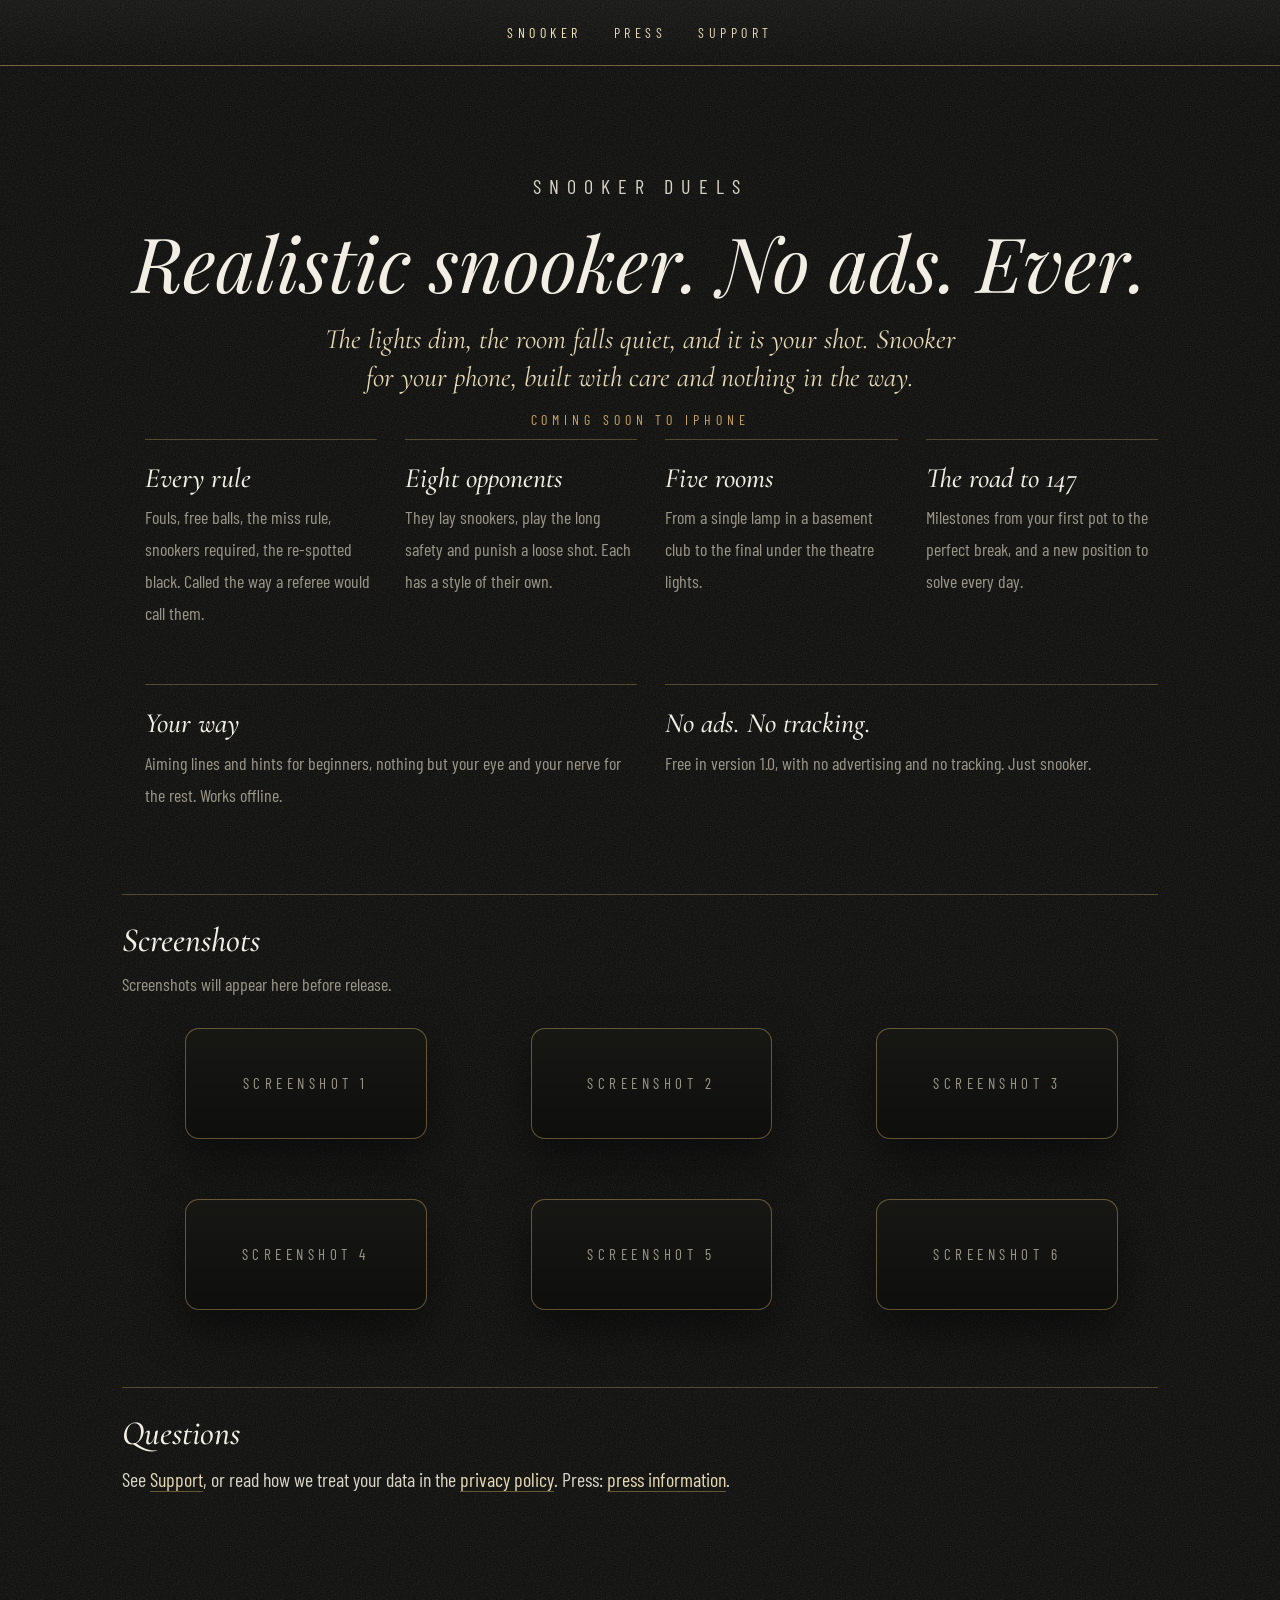
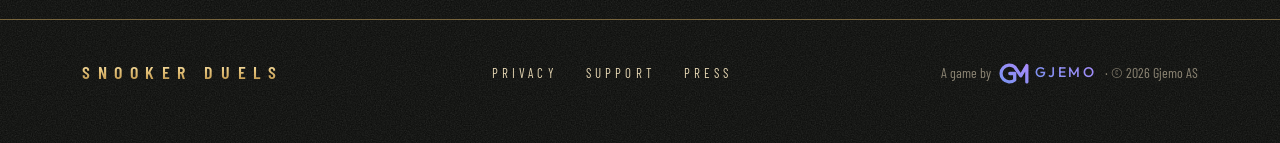
<file: snooker.html>
<!doctype html>
<html lang="en">
<head>
<meta charset="utf-8">
<meta name="viewport" content="width=device-width,initial-scale=1">
<title>Snooker Duels - Realistic snooker. No ads. Ever.</title>
<meta name="description" content="Realistic snooker. No ads. Ever. Full professional rules, eight opponents with minds of their own, and five rooms from a cellar club to the theatre. Coming soon to iPhone.">
<meta name="theme-color" content="#0A0B09">
<link rel="canonical" href="https://snookerduels.com/snooker.html">
<meta property="og:type" content="website">
<meta property="og:site_name" content="Snooker Duels">
<meta property="og:title" content="Snooker Duels - Realistic snooker. No ads. Ever.">
<meta property="og:description" content="Full professional rules, eight opponents with minds of their own, and five rooms from a cellar club to the theatre. Coming soon to iPhone.">
<meta property="og:url" content="https://snookerduels.com/snooker.html">
<meta property="og:image" content="https://snookerduels.com/og-image.png">
<meta property="og:image:width" content="1200">
<meta property="og:image:height" content="630">
<meta property="og:image:alt" content="Snooker Duels. Snooker, as it's meant to be. Coming soon to iPhone.">
<meta name="twitter:card" content="summary_large_image">
<link rel="icon" href="favicon.svg" type="image/svg+xml">
<link rel="stylesheet" href="style.css">
</head>
<body>
<svg class="sprite" aria-hidden="true" focusable="false"><symbol id="gmark" viewBox="0 0 100 100"><defs><linearGradient id="mkg" x1="0" y1="0" x2="0" y2="1"><stop offset="0" stop-color="#FFF4D2"/><stop offset="0.4" stop-color="#E8C77F"/><stop offset="0.75" stop-color="#C29A50"/><stop offset="1" stop-color="#8A6A2E"/></linearGradient><radialGradient id="mksq" cx="50%" cy="22%" r="85%"><stop offset="0" stop-color="#2E2F29"/><stop offset="0.5" stop-color="#121310"/><stop offset="1" stop-color="#070806"/></radialGradient><linearGradient id="mkcone" x1="0" y1="0" x2="0" y2="1"><stop offset="0" stop-color="#FFF4D2" stop-opacity="0.16"/><stop offset="1" stop-color="#FFF4D2" stop-opacity="0"/></linearGradient><linearGradient id="mkbev" x1="0" y1="0" x2="0" y2="1"><stop offset="0" stop-color="#fff" stop-opacity="0.10"/><stop offset="0.5" stop-color="#fff" stop-opacity="0"/><stop offset="1" stop-color="#000" stop-opacity="0.25"/></linearGradient><clipPath id="mkcl"><rect x="3" y="3" width="94" height="94" rx="22"/></clipPath></defs><rect x="3" y="3" width="94" height="94" rx="22" fill="url(#mksq)"/><g clip-path="url(#mkcl)"><polygon points="38,3 62,3 84,97 16,97" fill="url(#mkcone)"/><rect x="3" y="3" width="94" height="94" fill="url(#mkbev)"/></g><rect x="3" y="3" width="94" height="94" rx="22" fill="none" stroke="url(#mkg)" stroke-width="2.4"/><rect x="9.5" y="9.5" width="81" height="81" rx="16.5" fill="none" stroke="#C9A45C" stroke-width="0.6" opacity="0.55"/><text x="50" y="71" text-anchor="middle" font-family="Playfair Display, Georgia, serif" font-style="italic" font-weight="700" font-size="60" fill="url(#mkg)">G</text></symbol></svg>
<div class="topbar">
<header class="topbar-in">
<nav class="nav" aria-label="Main"><a href="snooker.html" aria-current="page">Snooker</a><a href="press.html">Press</a><a href="support.html">Support</a></nav>
</header>
</div>
<main>
<div class="page wide">

<section class="pitch">
<p class="eyebrow">Snooker Duels</p>
<h1>Realistic snooker. No ads. Ever.</h1>
<p class="lead">The lights dim, the room falls quiet, and it is your shot. Snooker for your phone, built with care and nothing in the way.</p>
<p class="when">Coming soon to iPhone</p>
</section>

<ul class="facts">
<li><b>Every rule</b><span>Fouls, free balls, the miss rule, snookers required, the re-spotted black. Called the way a referee would call them.</span></li>
<li><b>Eight opponents</b><span>They lay snookers, play the long safety and punish a loose shot. Each has a style of their own.</span></li>
<li><b>Five rooms</b><span>From a single lamp in a basement club to the final under the theatre lights.</span></li>
<li><b>The road to 147</b><span>Milestones from your first pot to the perfect break, and a new position to solve every day.</span></li>
<li><b>Your way</b><span>Aiming lines and hints for beginners, nothing but your eye and your nerve for the rest. Works offline.</span></li>
<li><b>No ads. No tracking.</b><span>Free in version 1.0, with no advertising and no tracking. Just snooker.</span></li>
</ul>

<h2>Screenshots</h2>
<p class="muted">Screenshots will appear here before release.</p>
<ul class="shots">
<li class="shot"><figure class="shot-frame" role="img" aria-label="Screenshot 1 coming soon">Screenshot 1</figure></li>
<li class="shot"><figure class="shot-frame" role="img" aria-label="Screenshot 2 coming soon">Screenshot 2</figure></li>
<li class="shot"><figure class="shot-frame" role="img" aria-label="Screenshot 3 coming soon">Screenshot 3</figure></li>
<li class="shot"><figure class="shot-frame" role="img" aria-label="Screenshot 4 coming soon">Screenshot 4</figure></li>
<li class="shot"><figure class="shot-frame" role="img" aria-label="Screenshot 5 coming soon">Screenshot 5</figure></li>
<li class="shot"><figure class="shot-frame" role="img" aria-label="Screenshot 6 coming soon">Screenshot 6</figure></li>
</ul>

<h2>Questions</h2>
<p>See <a href="support.html">Support</a>, or read how we treat your data in the <a href="privacy.html">privacy policy</a>. Press: <a href="press.html">press information</a>.</p>

</div>
</main>
<div class="botbar">
<footer class="botbar-in">
<a class="brand" href="./" aria-label="Snooker Duels"><span>SNOOKER DUELS</span></a>
<nav class="nav" aria-label="Footer"><a href="privacy.html">Privacy</a><a href="support.html">Support</a><a href="press.html">Press</a></nav>
<small class="madeby">A game by <a href="https://gjemo.no" aria-label="Gjemo"><svg width="30" height="21" viewBox="26 30 256 180" aria-hidden="true"><defs><linearGradient id="gjgl" x1="0" y1="1" x2="1" y2="0"><stop offset="0" stop-color="#7B93F0"/><stop offset="1" stop-color="#A78BFA"/></linearGradient></defs><path fill="none" stroke="url(#gjgl)" stroke-width="28" stroke-linecap="round" stroke-linejoin="round" d="M160 120 L118 120 M160 120 L160 176 A72 72 0 1 1 160 64 L212 140 L264 52 L264 192"/></svg><span>GJEMO</span></a> · &copy; 2026 Gjemo AS</small>
</footer>
</div>
</body>
</html>
</file>
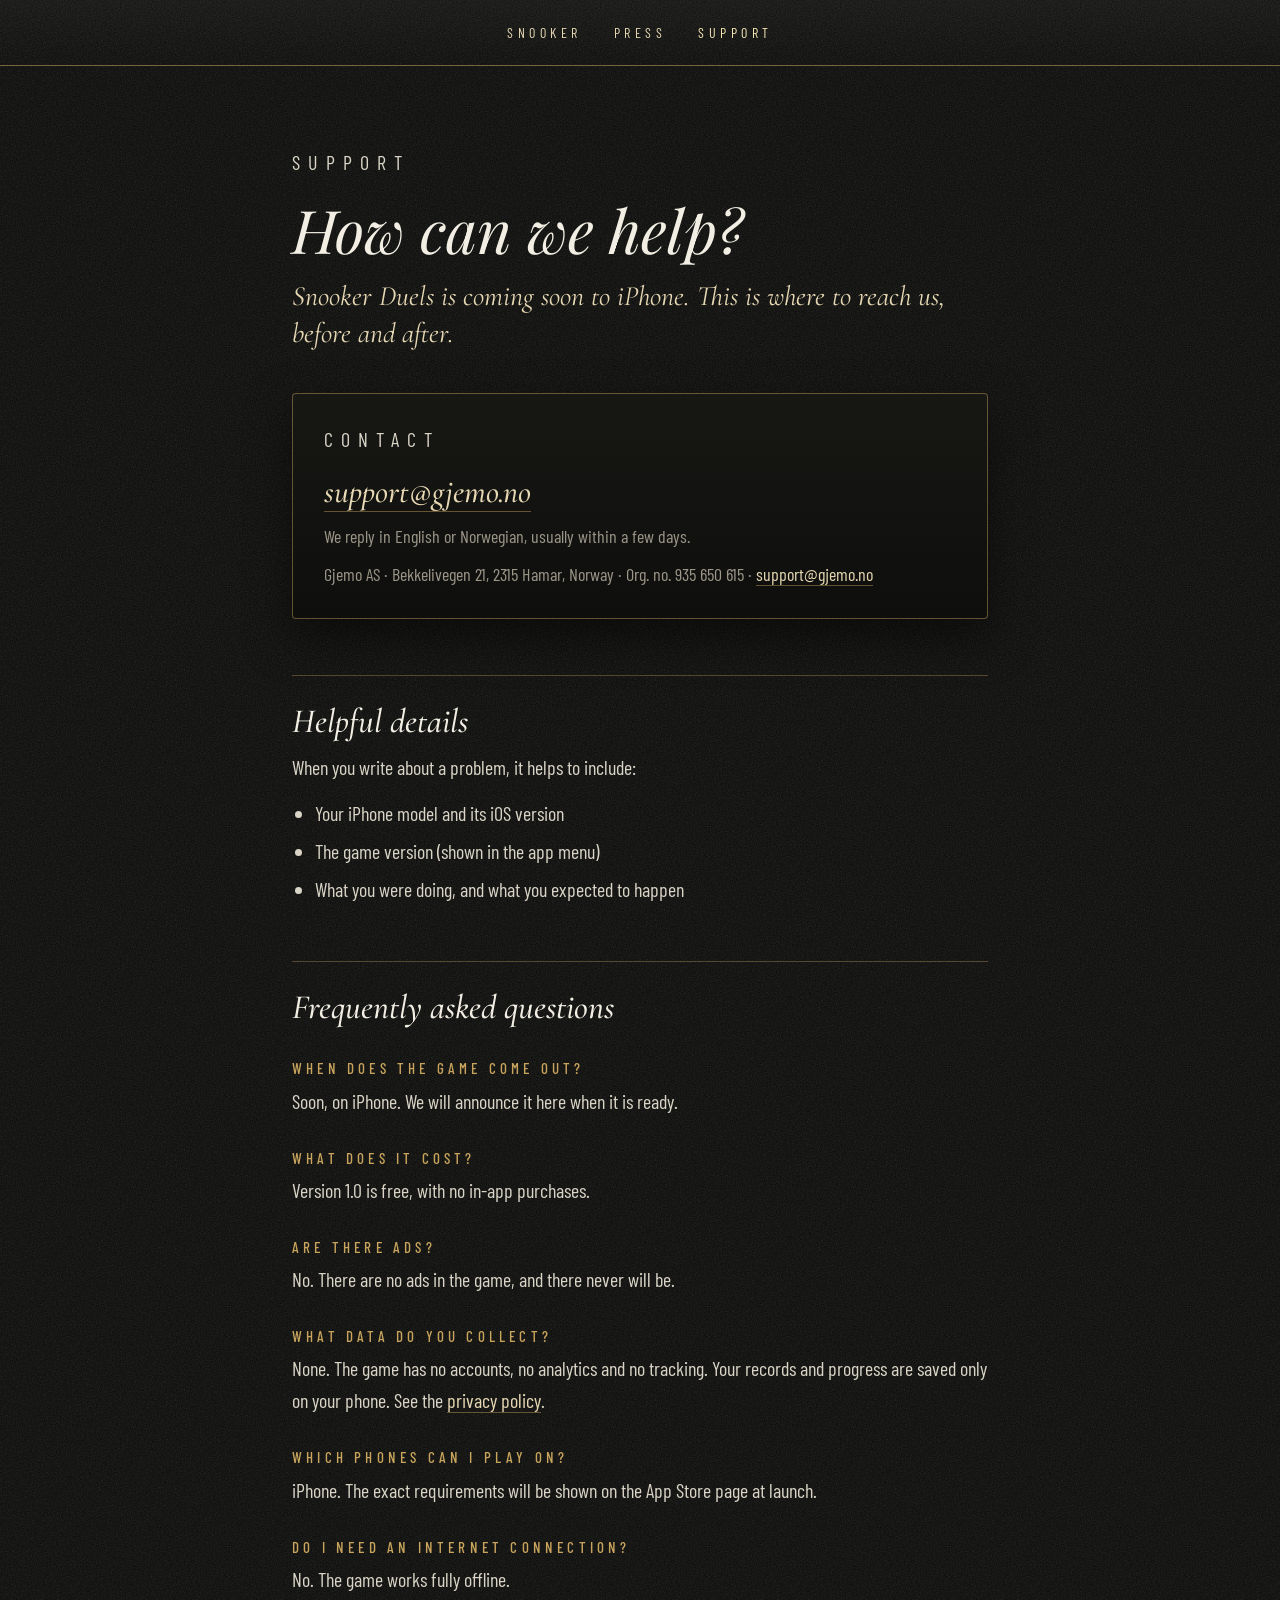
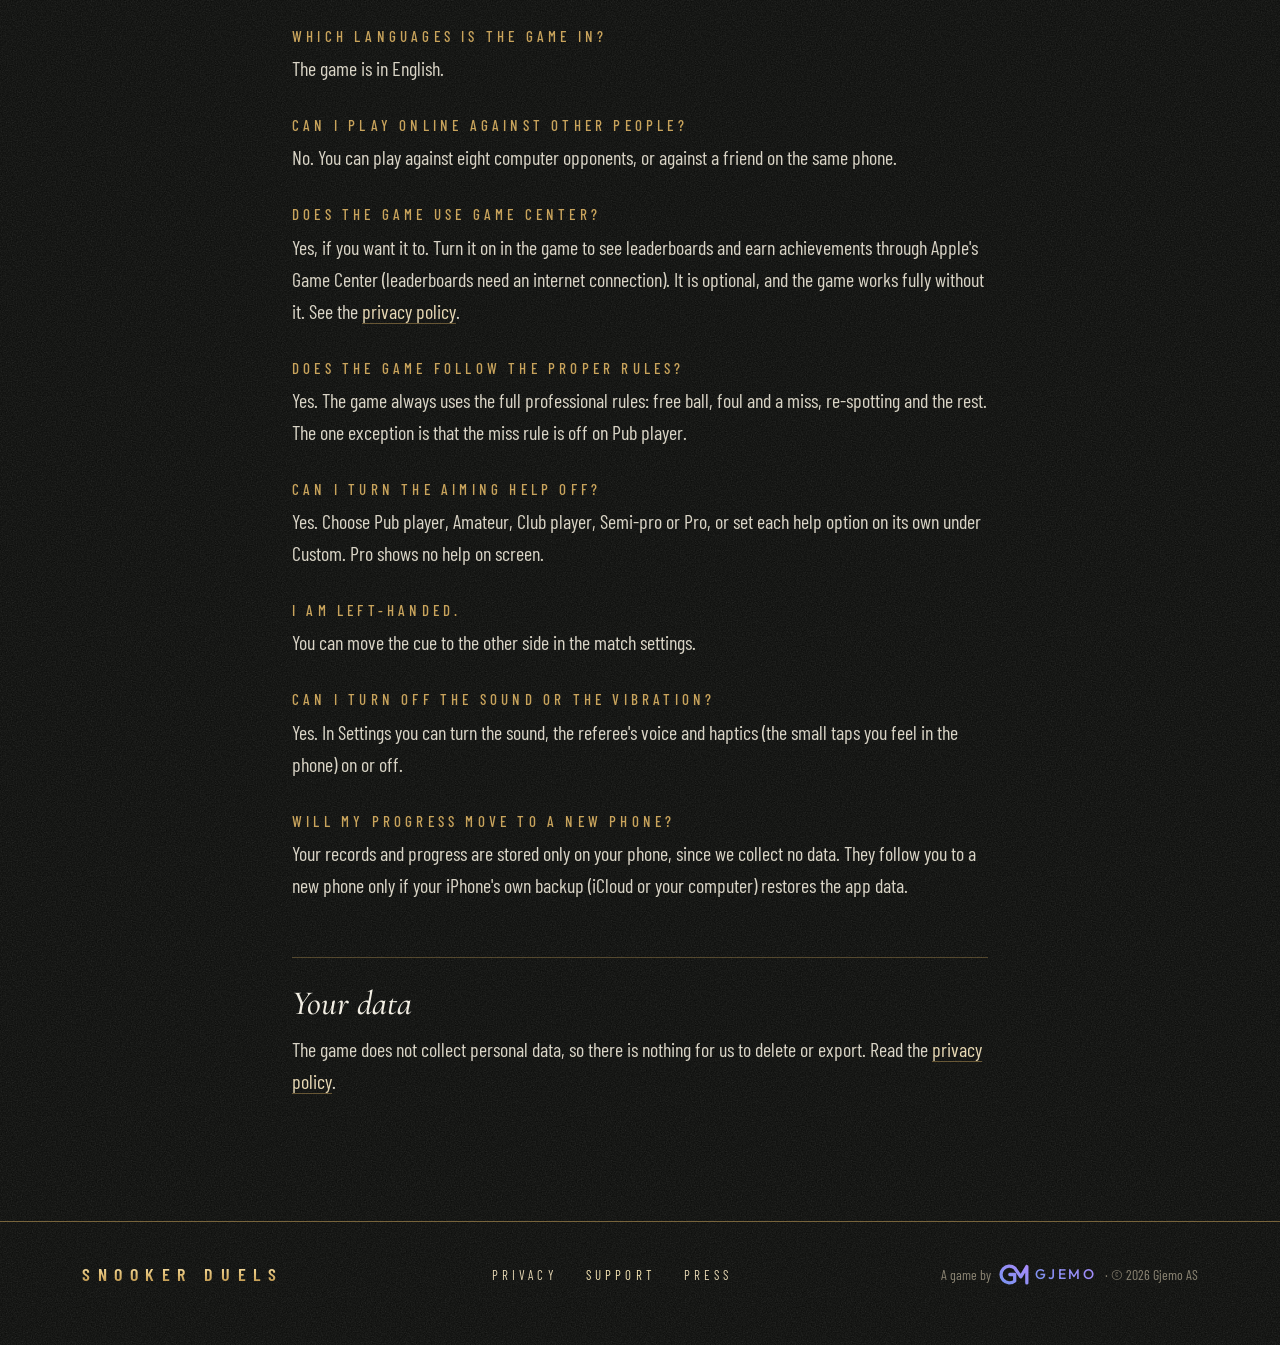
<file: support.html>
<!doctype html>
<html lang="en">
<head>
<meta charset="utf-8">
<meta name="viewport" content="width=device-width,initial-scale=1">
<title>Support - Snooker Duels</title>
<meta name="description" content="Support and contact for Snooker Duels.">
<meta name="theme-color" content="#0A0B09">
<link rel="canonical" href="https://snookerduels.com/support.html">
<meta property="og:type" content="website">
<meta property="og:site_name" content="Snooker Duels">
<meta property="og:title" content="Support - Snooker Duels">
<meta property="og:description" content="Contact and support for Snooker Duels.">
<meta property="og:url" content="https://snookerduels.com/support.html">
<meta property="og:image" content="https://snookerduels.com/og-image.png">
<meta property="og:image:width" content="1200">
<meta property="og:image:height" content="630">
<meta property="og:image:alt" content="Snooker Duels. Snooker, as it's meant to be. Coming soon to iPhone.">
<meta name="twitter:card" content="summary_large_image">
<link rel="icon" href="favicon.svg" type="image/svg+xml">
<link rel="stylesheet" href="style.css">
</head>
<body>
<svg class="sprite" aria-hidden="true" focusable="false"><symbol id="gmark" viewBox="0 0 100 100"><defs><linearGradient id="mkg" x1="0" y1="0" x2="0" y2="1"><stop offset="0" stop-color="#FFF4D2"/><stop offset="0.4" stop-color="#E8C77F"/><stop offset="0.75" stop-color="#C29A50"/><stop offset="1" stop-color="#8A6A2E"/></linearGradient><radialGradient id="mksq" cx="50%" cy="22%" r="85%"><stop offset="0" stop-color="#2E2F29"/><stop offset="0.5" stop-color="#121310"/><stop offset="1" stop-color="#070806"/></radialGradient><linearGradient id="mkcone" x1="0" y1="0" x2="0" y2="1"><stop offset="0" stop-color="#FFF4D2" stop-opacity="0.16"/><stop offset="1" stop-color="#FFF4D2" stop-opacity="0"/></linearGradient><linearGradient id="mkbev" x1="0" y1="0" x2="0" y2="1"><stop offset="0" stop-color="#fff" stop-opacity="0.10"/><stop offset="0.5" stop-color="#fff" stop-opacity="0"/><stop offset="1" stop-color="#000" stop-opacity="0.25"/></linearGradient><clipPath id="mkcl"><rect x="3" y="3" width="94" height="94" rx="22"/></clipPath></defs><rect x="3" y="3" width="94" height="94" rx="22" fill="url(#mksq)"/><g clip-path="url(#mkcl)"><polygon points="38,3 62,3 84,97 16,97" fill="url(#mkcone)"/><rect x="3" y="3" width="94" height="94" fill="url(#mkbev)"/></g><rect x="3" y="3" width="94" height="94" rx="22" fill="none" stroke="url(#mkg)" stroke-width="2.4"/><rect x="9.5" y="9.5" width="81" height="81" rx="16.5" fill="none" stroke="#C9A45C" stroke-width="0.6" opacity="0.55"/><text x="50" y="71" text-anchor="middle" font-family="Playfair Display, Georgia, serif" font-style="italic" font-weight="700" font-size="60" fill="url(#mkg)">G</text></symbol></svg>
<div class="topbar">
<header class="topbar-in">
<nav class="nav" aria-label="Main"><a href="snooker.html">Snooker</a><a href="press.html">Press</a><a href="support.html" aria-current="page">Support</a></nav>
</header>
</div>
<main>
<div class="page">
<p class="eyebrow">Support</p>
<h1>How can we help?</h1>
<p class="lead">Snooker Duels is coming soon to iPhone. This is where to reach us, before and after.</p>
<div class="panel">
<p class="eyebrow">Contact</p>
<p class="big"><a href="mailto:support@gjemo.no">support@gjemo.no</a></p>
<p class="muted" style="margin-top:10px">We reply in English or Norwegian, usually within a few days.</p>
<p class="muted" style="margin-top:10px">Gjemo AS · Bekkelivegen 21, 2315 Hamar, Norway · Org. no. 935 650 615 · <a href="mailto:support@gjemo.no">support@gjemo.no</a></p>
</div>
<h2>Helpful details</h2>
<p>When you write about a problem, it helps to include:</p>
<ul>
<li>Your iPhone model and its iOS version</li>
<li>The game version (shown in the app menu)</li>
<li>What you were doing, and what you expected to happen</li>
</ul>
<h2>Frequently asked questions</h2>
<h3>When does the game come out?</h3>
<p>Soon, on iPhone. We will announce it here when it is ready.</p>
<h3>What does it cost?</h3>
<p>Version 1.0 is free, with no in-app purchases.</p>
<h3>Are there ads?</h3>
<p>No. There are no ads in the game, and there never will be.</p>
<h3>What data do you collect?</h3>
<p>None. The game has no accounts, no analytics and no tracking. Your records and progress are saved only on your phone. See the <a href="privacy.html">privacy policy</a>.</p>
<h3>Which phones can I play on?</h3>
<p>iPhone. The exact requirements will be shown on the App Store page at launch.</p>
<h3>Do I need an internet connection?</h3>
<p>No. The game works fully offline.</p>
<h3>Which languages is the game in?</h3>
<p>The game is in English.</p>
<h3>Can I play online against other people?</h3>
<p>No. You can play against eight computer opponents, or against a friend on the same phone.</p>
<h3>Does the game use Game Center?</h3>
<p>Yes, if you want it to. Turn it on in the game to see leaderboards and earn achievements through Apple's Game Center (leaderboards need an internet connection). It is optional, and the game works fully without it. See the <a href="privacy.html">privacy policy</a>.</p>
<h3>Does the game follow the proper rules?</h3>
<p>Yes. The game always uses the full professional rules: free ball, foul and a miss, re-spotting and the rest. The one exception is that the miss rule is off on Pub player.</p>
<h3>Can I turn the aiming help off?</h3>
<p>Yes. Choose Pub player, Amateur, Club player, Semi-pro or Pro, or set each help option on its own under Custom. Pro shows no help on screen.</p>
<h3>I am left-handed.</h3>
<p>You can move the cue to the other side in the match settings.</p>
<h3>Can I turn off the sound or the vibration?</h3>
<p>Yes. In Settings you can turn the sound, the referee's voice and haptics (the small taps you feel in the phone) on or off.</p>
<h3>Will my progress move to a new phone?</h3>
<p>Your records and progress are stored only on your phone, since we collect no data. They follow you to a new phone only if your iPhone's own backup (iCloud or your computer) restores the app data.</p>
<h2>Your data</h2>
<p>The game does not collect personal data, so there is nothing for us to delete or export. Read the <a href="privacy.html">privacy policy</a>.</p>
</div>
</main>
<div class="botbar">
<footer class="botbar-in">
<a class="brand" href="./" aria-label="Snooker Duels"><span>SNOOKER DUELS</span></a>
<nav class="nav" aria-label="Footer"><a href="privacy.html">Privacy</a><a href="support.html" aria-current="page">Support</a><a href="press.html">Press</a></nav>
<small class="madeby">A game by <a href="https://gjemo.no" aria-label="Gjemo"><svg width="30" height="21" viewBox="26 30 256 180" aria-hidden="true"><defs><linearGradient id="gjgl" x1="0" y1="1" x2="1" y2="0"><stop offset="0" stop-color="#7B93F0"/><stop offset="1" stop-color="#A78BFA"/></linearGradient></defs><path fill="none" stroke="url(#gjgl)" stroke-width="28" stroke-linecap="round" stroke-linejoin="round" d="M160 120 L118 120 M160 120 L160 176 A72 72 0 1 1 160 64 L212 140 L264 52 L264 192"/></svg><span>GJEMO</span></a> · &copy; 2026 Gjemo AS</small>
</footer>
</div>
</body>
</html>
</file>
<file: style.css>
/* Fonts are self-hosted (see fonts/README.txt): no request leaves snookerduels.com. */
@font-face{font-family:'Barlow Condensed';font-style:normal;font-weight:400;font-display:swap;src:url(fonts/barlow-condensed-400.woff2) format('woff2')}
@font-face{font-family:'Barlow Condensed';font-style:normal;font-weight:500;font-display:swap;src:url(fonts/barlow-condensed-500.woff2) format('woff2')}
@font-face{font-family:'Cormorant Garamond';font-style:italic;font-weight:400 500;font-display:swap;src:url(fonts/cormorant-garamond-italic.woff2) format('woff2')}
@font-face{font-family:'Barlow Condensed';font-style:normal;font-weight:600;font-display:swap;src:url(fonts/barlow-condensed-600.woff2) format('woff2')}
@font-face{font-family:'Playfair Display';font-style:italic;font-weight:400;font-display:swap;src:url(fonts/playfair-display-italic-400.woff2) format('woff2')}
@font-face{font-family:'Outfit';font-style:normal;font-weight:500;font-display:swap;src:url(fonts/outfit-500.woff2) format('woff2')}
@font-face{font-family:'Playfair Display';font-style:italic;font-weight:700;font-display:swap;src:url(fonts/playfair-display-italic-700.woff2) format('woff2')}

:root{color-scheme:dark;--ink:#0A0B09;--ink2:#121310;--text:#F2EEE3;--soft:#E7D8B4;--muted:#9C9688;--brass:#C9A45C;--brass-hi:#F6E6B4;
  /* Faint cloth texture (same feTurbulence as gjemo.no): neutral, and green in the hero */
  --felt-n:url("data:image/svg+xml,%3Csvg xmlns='http://www.w3.org/2000/svg' width='240' height='240'%3E%3Cfilter id='n'%3E%3CfeTurbulence type='fractalNoise' baseFrequency='0.8' numOctaves='4' seed='3' stitchTiles='stitch'/%3E%3CfeColorMatrix type='saturate' values='0'/%3E%3CfeComponentTransfer%3E%3CfeFuncA type='linear' slope='0.15'/%3E%3C/feComponentTransfer%3E%3C/filter%3E%3Crect width='100%25' height='100%25' filter='url(%23n)'/%3E%3C/svg%3E");
  --felt-g:url("data:image/svg+xml,%3Csvg xmlns='http://www.w3.org/2000/svg' width='240' height='240'%3E%3Cfilter id='g'%3E%3CfeTurbulence type='fractalNoise' baseFrequency='0.8' numOctaves='4' seed='3' stitchTiles='stitch'/%3E%3CfeColorMatrix type='matrix' values='0 0 0 0 0.137 0 0 0 0 0.439 0 0 0 0 0.290 0 0 0 1 0'/%3E%3CfeComponentTransfer%3E%3CfeFuncA type='linear' slope='0.18'/%3E%3C/feComponentTransfer%3E%3C/filter%3E%3Crect width='100%25' height='100%25' filter='url(%23g)'/%3E%3C/svg%3E")}
*,*::before,*::after{box-sizing:border-box}
html{-webkit-text-size-adjust:100%}
body{margin:0;background:var(--felt-n),var(--ink);color:var(--text);font-family:'Barlow Condensed',system-ui,sans-serif;font-size:19px;line-height:1.55;min-height:100vh;display:flex;flex-direction:column}
a{color:var(--soft);text-decoration:none}
a:hover{color:var(--brass-hi)}
a:focus-visible{outline:2px solid var(--brass);outline-offset:3px}
main{flex:1}
img,svg{max-width:100%}

/* Brass wordmark and rules */
.topbar{position:relative;background:var(--felt-n),linear-gradient(180deg,var(--ink2),var(--ink));box-shadow:inset 0 -1px 0 rgba(201,164,92,.55)}
.topbar-in{max-width:1180px;margin:0 auto;padding:22px 32px;display:flex;align-items:center;justify-content:center;gap:12px 24px;flex-wrap:wrap}
.brand{display:flex;align-items:center;gap:12px}
.brand svg{display:block;flex:none}
.brand span{font-weight:600;font-size:18px;letter-spacing:.42em;background:linear-gradient(180deg,#FFF4D2 0%,#E8C77F 40%,#C29A50 75%,#8A6A2E 100%);-webkit-background-clip:text;background-clip:text;color:transparent}
.sprite{position:absolute;width:0;height:0;overflow:hidden}
.appicon{margin-bottom:10px;filter:drop-shadow(0 18px 30px rgba(0,0,0,.6))}
.appicon svg{display:block;width:104px;height:104px;border-radius:22.4%;overflow:hidden}
.nav{display:flex;gap:32px;font-size:14px;letter-spacing:.32em;text-transform:uppercase}
.nav a{display:inline-block;padding:14px 6px;margin:-14px -6px}
.nav a[aria-current]{color:var(--brass-hi)}
.botbar{background:var(--felt-n),var(--ink);box-shadow:inset 0 1px 0 rgba(201,164,92,.55);margin-top:auto}
.botbar-in{max-width:1180px;margin:0 auto;padding:40px 32px 56px;display:flex;flex-wrap:wrap;gap:24px;align-items:center;justify-content:space-between}
.botbar .nav{gap:28px;font-size:13px}
.botbar small{font-size:14px;color:#8C8574}
.madeby{display:flex;align-items:center;gap:8px;flex-wrap:wrap}
.madeby a{display:inline-flex;align-items:center;gap:6px;padding:12px 4px;margin:-12px -4px}
.madeby svg{display:block;flex:none}
.madeby span{font-family:'Outfit',system-ui,sans-serif;font-weight:500;font-size:14px;letter-spacing:.2em;background:linear-gradient(45deg,#7B93F0,#A78BFA);-webkit-background-clip:text;background-clip:text;color:transparent}

/* Home: hero */
.hero{position:relative;overflow:hidden;background:var(--felt-g),var(--ink);padding:120px 32px 140px;display:flex;flex-direction:column;align-items:center;gap:22px;text-align:center}
.hero-glow{position:absolute;inset:0;background:radial-gradient(ellipse 55% 70% at 50% 15%,#34352E 0%,#16170F 50%,transparent 80%)}
.hero>*{position:relative}
.hero>.hero-glow,.hero>.mote{position:absolute}
.rule-fade{width:180px;height:1px;background:linear-gradient(90deg,transparent,var(--brass),transparent)}
.logo{margin:0;font-family:'Playfair Display',serif;font-style:italic;font-weight:400;font-size:clamp(72px,13vw,168px);line-height:1.05;padding:0 12px;background:linear-gradient(100deg,#A57E3A 0%,#D4B06A 35%,#FFF6DA 48%,#D4B06A 60%,#A57E3A 100%);-webkit-background-clip:text;background-clip:text;color:transparent;filter:drop-shadow(0 4px 3px rgba(0,0,0,.6))}
.by{display:flex;align-items:center;gap:16px}
.by i{display:block;width:60px;height:1px;background:var(--brass)}
.by span{font-size:17px;letter-spacing:.5em;padding-left:.5em;color:var(--soft)}
.tag{margin:18px 0 0;font-family:'Cormorant Garamond',serif;font-style:italic;font-size:30px;color:var(--soft)}
.sub{margin:0;font-size:19px;color:var(--muted);max-width:560px;line-height:1.5}
.coming{margin-top:24px;display:flex;flex-direction:column;align-items:center;gap:10px}
.coming>div:not(.appicon){font-size:14px;letter-spacing:.35em;color:var(--brass)}

/* Animations (all off under prefers-reduced-motion) */
@keyframes sheen{0%{background-position:150% 0}55%{background-position:-50% 0}100%{background-position:-50% 0}}
@keyframes breathe{0%,100%{opacity:.75}50%{opacity:1}}
@keyframes dust{0%{transform:translate(0,0);opacity:0}15%{opacity:.7}100%{transform:translate(30px,-220px);opacity:0}}
@keyframes rise{from{opacity:0;transform:translateY(18px)}to{opacity:1;transform:none}}
/* The balls move with transform (not left/top), so the animation runs on the compositor.
   Percentages are of the ball's own size (2.6% of the table width, square); the table is 2:1.
   cue: 22%,60% -> 62.5%,43.5%   =  +40.5/2.6 = 1557.7%,  -16.5*0.5/2.6 = -317.3%
   red: 65.5%,41% -> 95.4%,4.2%  =  +29.9/2.6 = 1150%,    -36.8*0.5/2.6 = -707.7% */
@keyframes cue{0%,12%{transform:translate(0,0)}30%,100%{transform:translate(1557.7%,-317.3%)}}
@keyframes red{0%,28%{opacity:1;transform:translate(0,0) scale(1)}52%{opacity:1;transform:translate(1150%,-707.7%) scale(.95)}58%,100%{opacity:0;transform:translate(1150%,-707.7%) scale(.5)}}
.sheen{background-size:250% 100%!important;animation:sheen 7s ease-in-out infinite}
.breathe{animation:breathe 6s ease-in-out infinite}
.mote{position:absolute;width:3px;height:3px;border-radius:50%;background:var(--brass-hi);filter:blur(.5px);opacity:0;animation:dust 9s linear infinite}
.rise{animation:rise 1.2s ease-out both}
.d3{animation-delay:.3s}.d5{animation-delay:.5s}.d7{animation-delay:.7s}
.card{transition:transform .5s ease,box-shadow .5s ease}
.card:hover{transform:translateY(-6px)}
.cueball,.redball{position:absolute;left:22%;top:60%;width:2.6%;aspect-ratio:1;border-radius:50%;box-shadow:0 6px 10px rgba(0,0,0,.45);will-change:transform}
.cueball{background:radial-gradient(circle at 35% 30%,#fff,#E9E4D6 45%,#9E988A);animation:cue 8s cubic-bezier(.2,.6,.3,1) infinite}
.redball{left:65.5%;top:41%;background:radial-gradient(circle at 35% 30%,#F08A80,#C62E24 35%,#6E120C);animation:red 8s cubic-bezier(.2,.6,.3,1) infinite}
@media (prefers-reduced-motion:reduce){.sheen,.breathe,.mote,.rise,.cueball,.redball,.card{animation:none!important;transition:none!important}.card:hover{transform:none}}

/* Home: table */
.stage{max-width:1180px;margin:0 auto;padding:40px 32px 100px}
.table{position:relative;filter:drop-shadow(0 40px 60px rgba(0,0,0,.75))}
.table svg{display:block;width:100%;height:auto}
.table-label{position:absolute;inset:0;display:flex;flex-direction:column;align-items:center;justify-content:center;gap:4px;pointer-events:none}
.table-label .t1{font-family:'Playfair Display',serif;font-style:italic;font-size:clamp(36px,7vw,88px);line-height:1.05;color:rgba(236,226,196,.30);text-shadow:0 1px 0 rgba(0,0,0,.15)}
.table-label .t2{font-weight:500;font-size:clamp(9px,1.2vw,14px);letter-spacing:.5em;padding-left:.5em;color:rgba(236,226,196,.34)}

/* Home: strengths */
.cards{max-width:1180px;margin:0 auto;padding:0 32px 110px;display:flex;flex-wrap:wrap;gap:32px}
.card{position:relative;flex:1 1 260px;display:flex;flex-direction:column;gap:14px;padding:36px 30px;border-radius:4px;background:linear-gradient(180deg,#171814 0%,#0E0F0D 100%);box-shadow:inset 0 0 0 1px rgba(201,164,92,.45),0 18px 44px rgba(0,0,0,.5)}
.pip{display:flex;align-items:center;gap:10px}
.pip i{display:block;width:6px;height:6px;transform:rotate(45deg);background:var(--brass)}
.pip b{display:block;width:40px;height:1px;background:var(--brass)}
.card h2{margin:0;font-family:'Cormorant Garamond',serif;font-style:italic;font-weight:500;font-size:34px;line-height:1.1;color:var(--text)}
.card p{margin:0;font-size:18px;letter-spacing:.02em;line-height:1.55;color:#A9A293}

/* Home: felt band */
.felt{position:relative;overflow:hidden;background:radial-gradient(ellipse 70% 80% at 50% 30%,#23704A 0%,#175A33 50%,#0D3A1F 100%);padding:90px 32px;text-align:center;box-shadow:inset 0 1px 0 var(--brass),inset 0 -1px 0 var(--brass)}
.felt svg{position:absolute;left:0;top:0;width:100%;height:100%;opacity:.5}
.felt p{position:relative;margin:0}
.felt .big{font-family:'Playfair Display',serif;font-style:italic;font-size:clamp(34px,5vw,54px);line-height:1.2;color:var(--text)}
.felt .small{margin-top:16px;font-size:18px;color:var(--text)}

/* Home: rooms */
.rooms{max-width:1180px;margin:0 auto;padding:110px 32px}
.rooms-head{display:flex;flex-direction:column;align-items:center;gap:14px;margin-bottom:48px;text-align:center}
.eyebrow{font-size:14px;letter-spacing:.4em;color:var(--brass);text-transform:uppercase;margin:0}
.hero .chase{margin-top:6px;padding-left:.4em}
.rooms h2{margin:0;font-family:'Playfair Display',serif;font-style:italic;font-weight:400;font-size:clamp(36px,5vw,56px);color:var(--text)}
.room-list{display:flex;flex-wrap:wrap;gap:28px;list-style:none;margin:0;padding:0}
.room-list li{flex:1 1 200px;display:flex;flex-direction:column;gap:8px;padding:22px 0;border-top:1px solid rgba(201,164,92,.35)}
.room-list .n{font-size:14px;letter-spacing:.3em;color:var(--brass)}
.room-list .name{font-family:'Playfair Display',serif;font-style:italic;font-size:26px;color:var(--text)}
.room-list .desc{font-size:17px;color:var(--muted)}

/* Text pages (press, support, privacy) */
.page{max-width:760px;margin:0 auto;padding:80px 32px 110px}
.page .eyebrow{margin-bottom:18px}
.page h1{margin:0 0 16px;font-family:'Playfair Display',serif;font-style:italic;font-weight:400;font-size:clamp(38px,6vw,60px);line-height:1.1;color:var(--text)}
.page .lead{font-family:'Cormorant Garamond',serif;font-style:italic;font-size:28px;line-height:1.35;color:var(--soft);margin:0 0 40px}
.page h2{margin:56px 0 10px;padding-top:26px;border-top:1px solid rgba(201,164,92,.35);font-family:'Cormorant Garamond',serif;font-style:italic;font-weight:500;font-size:34px;line-height:1.15;color:var(--text)}
.page h3{margin:30px 0 4px;font-weight:500;font-size:15px;letter-spacing:.28em;text-transform:uppercase;color:var(--brass)}
.page p,.page li{font-size:20px;line-height:1.6;color:#D9D4C6}
.page p{margin:0 0 14px}
.page ul{padding-left:1.2em;margin:0 0 14px}
.page li{margin-bottom:6px}
.page a{border-bottom:1px solid rgba(201,164,92,.45)}
.page a:hover{border-bottom-color:var(--brass-hi)}
.page .muted{color:var(--muted);font-size:18px}
.langs{font-size:15px;letter-spacing:.28em;text-transform:uppercase;color:var(--muted);margin:0 0 36px}
.langs a{border:0}
.panel{position:relative;padding:30px 32px;margin:34px 0;border-radius:4px;background:linear-gradient(180deg,#171814 0%,#0E0F0D 100%);box-shadow:inset 0 0 0 1px rgba(201,164,92,.45),0 18px 44px rgba(0,0,0,.5)}
.panel p{margin:0}
.panel .big{font-family:'Cormorant Garamond',serif;font-style:italic;font-weight:500;font-size:32px;line-height:1.2;color:var(--text)}

/* Snooker page */
.page.wide{max-width:1100px}
.pitch{text-align:center;padding:24px 0 8px}
.pitch h1{font-size:clamp(40px,7vw,76px);margin-bottom:18px}
.pitch .lead{max-width:640px;margin:0 auto 12px}
.pitch .when{font-size:14px;letter-spacing:.35em;color:var(--brass);text-transform:uppercase;margin:0}
.facts{display:flex;flex-wrap:wrap;gap:28px;list-style:none;margin:48px 0 0;padding:0}
.facts li{flex:1 1 220px;padding:22px 0;border-top:1px solid rgba(201,164,92,.35)}
.facts b{display:block;font-family:'Cormorant Garamond',serif;font-style:italic;font-weight:500;font-size:28px;line-height:1.15;color:var(--text);margin-bottom:6px}
.facts span{font-size:18px;color:var(--muted)}
.shots{display:grid;grid-template-columns:repeat(auto-fill,minmax(min(300px,100%),1fr));gap:24px;margin:28px 0 0;padding:0;list-style:none}
.shot{margin:0}
.shot-frame{display:flex;align-items:center;justify-content:center;aspect-ratio:2868/1320;border-radius:14px;background:linear-gradient(180deg,#171814 0%,#0E0F0D 100%);box-shadow:inset 0 0 0 1px rgba(201,164,92,.45),0 18px 44px rgba(0,0,0,.5);color:var(--muted);font-size:15px;letter-spacing:.3em;text-transform:uppercase}
.shot figcaption{margin-top:10px;font-size:17px;color:var(--muted)}

@media(max-width:640px){
  .topbar-in{padding:16px 20px}
  .brand span{font-size:16px;letter-spacing:.36em}
  .brand svg{width:32px;height:32px}
  .nav{gap:18px;font-size:12px;letter-spacing:.26em}
  .botbar-in{padding:32px 20px 44px}
  .botbar .nav{gap:18px;font-size:12px;letter-spacing:.26em}
  .hero{padding:80px 20px 96px}
  .by span{font-size:13px;letter-spacing:.4em}
  .by i{width:30px}
  .tag{font-size:26px}
  .stage{padding:24px 12px 64px}
  .cards{padding:0 20px 72px;gap:20px}
  .card{padding:28px 24px}
  .felt{padding:64px 20px}
  .rooms{padding:72px 20px}
  .page{padding:56px 20px 80px}
  .page p,.page li{font-size:19px}
  .panel{padding:24px 22px}
}
</file>
